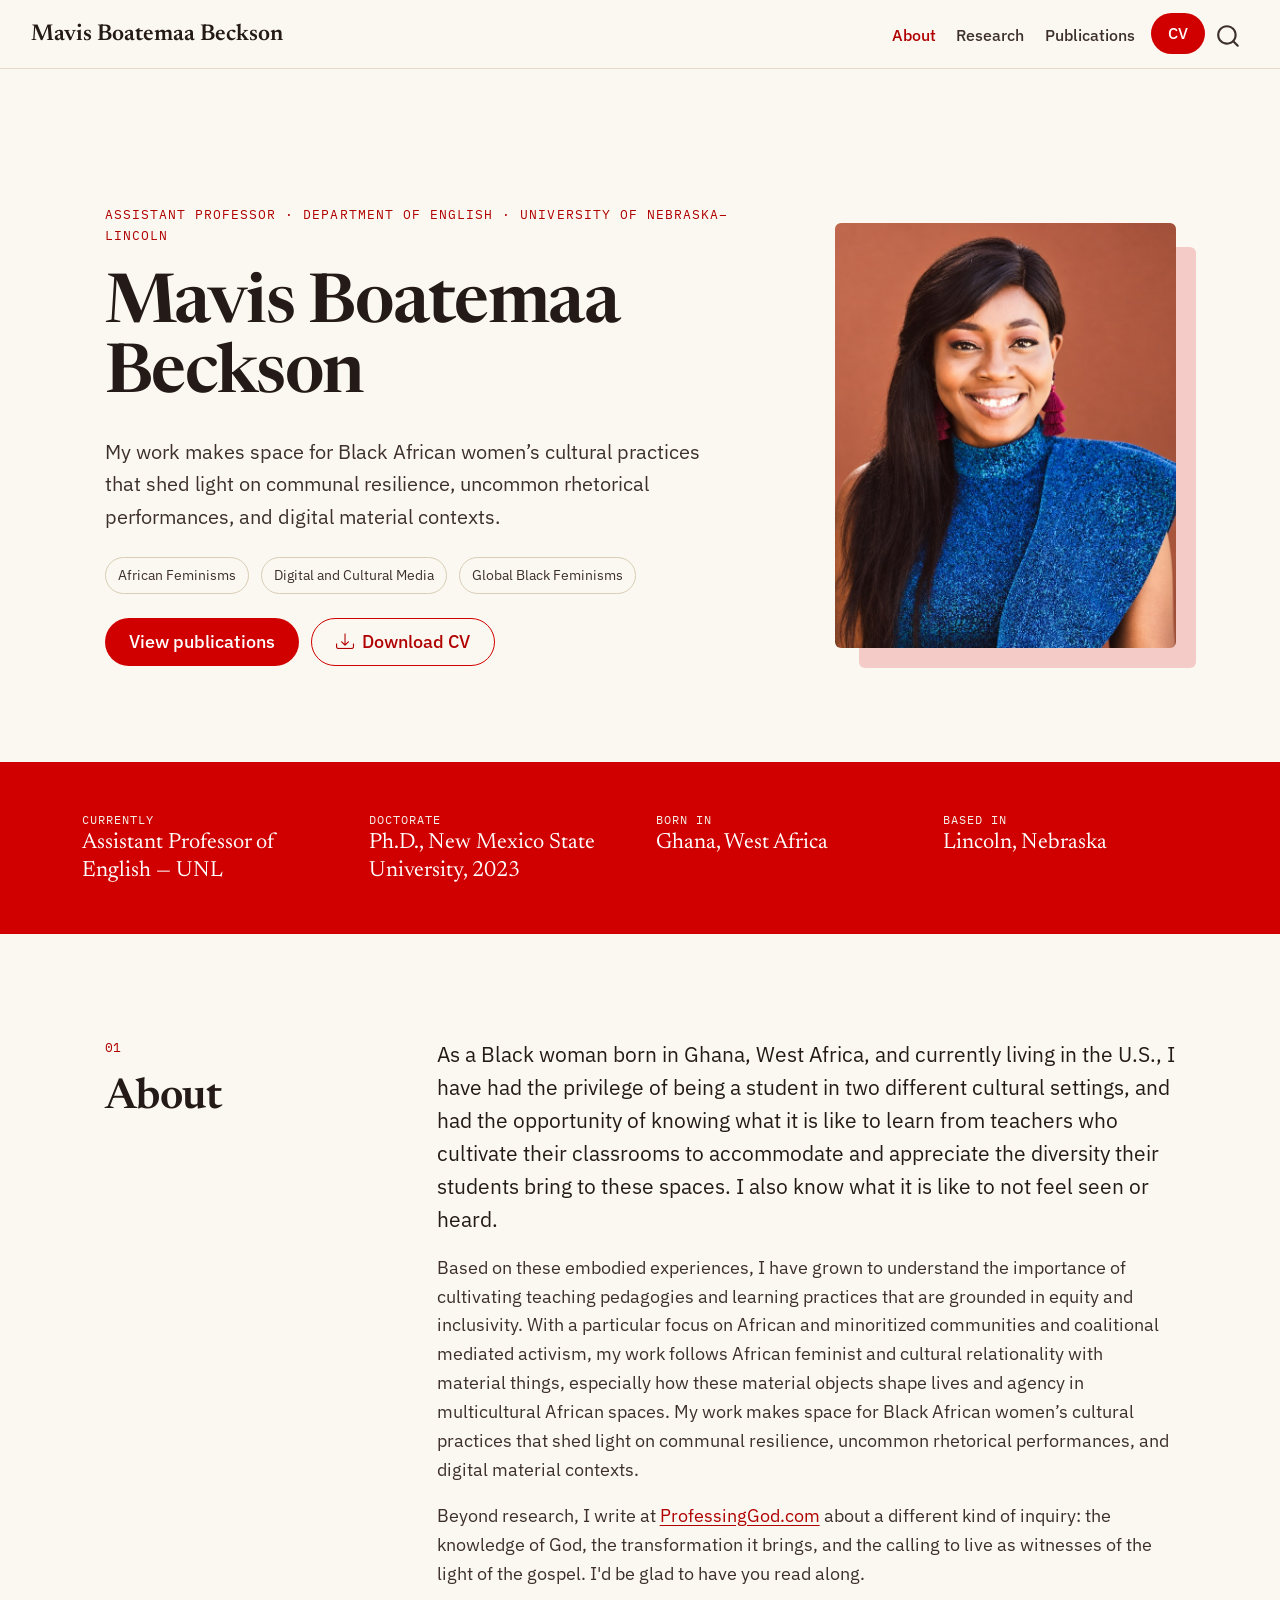
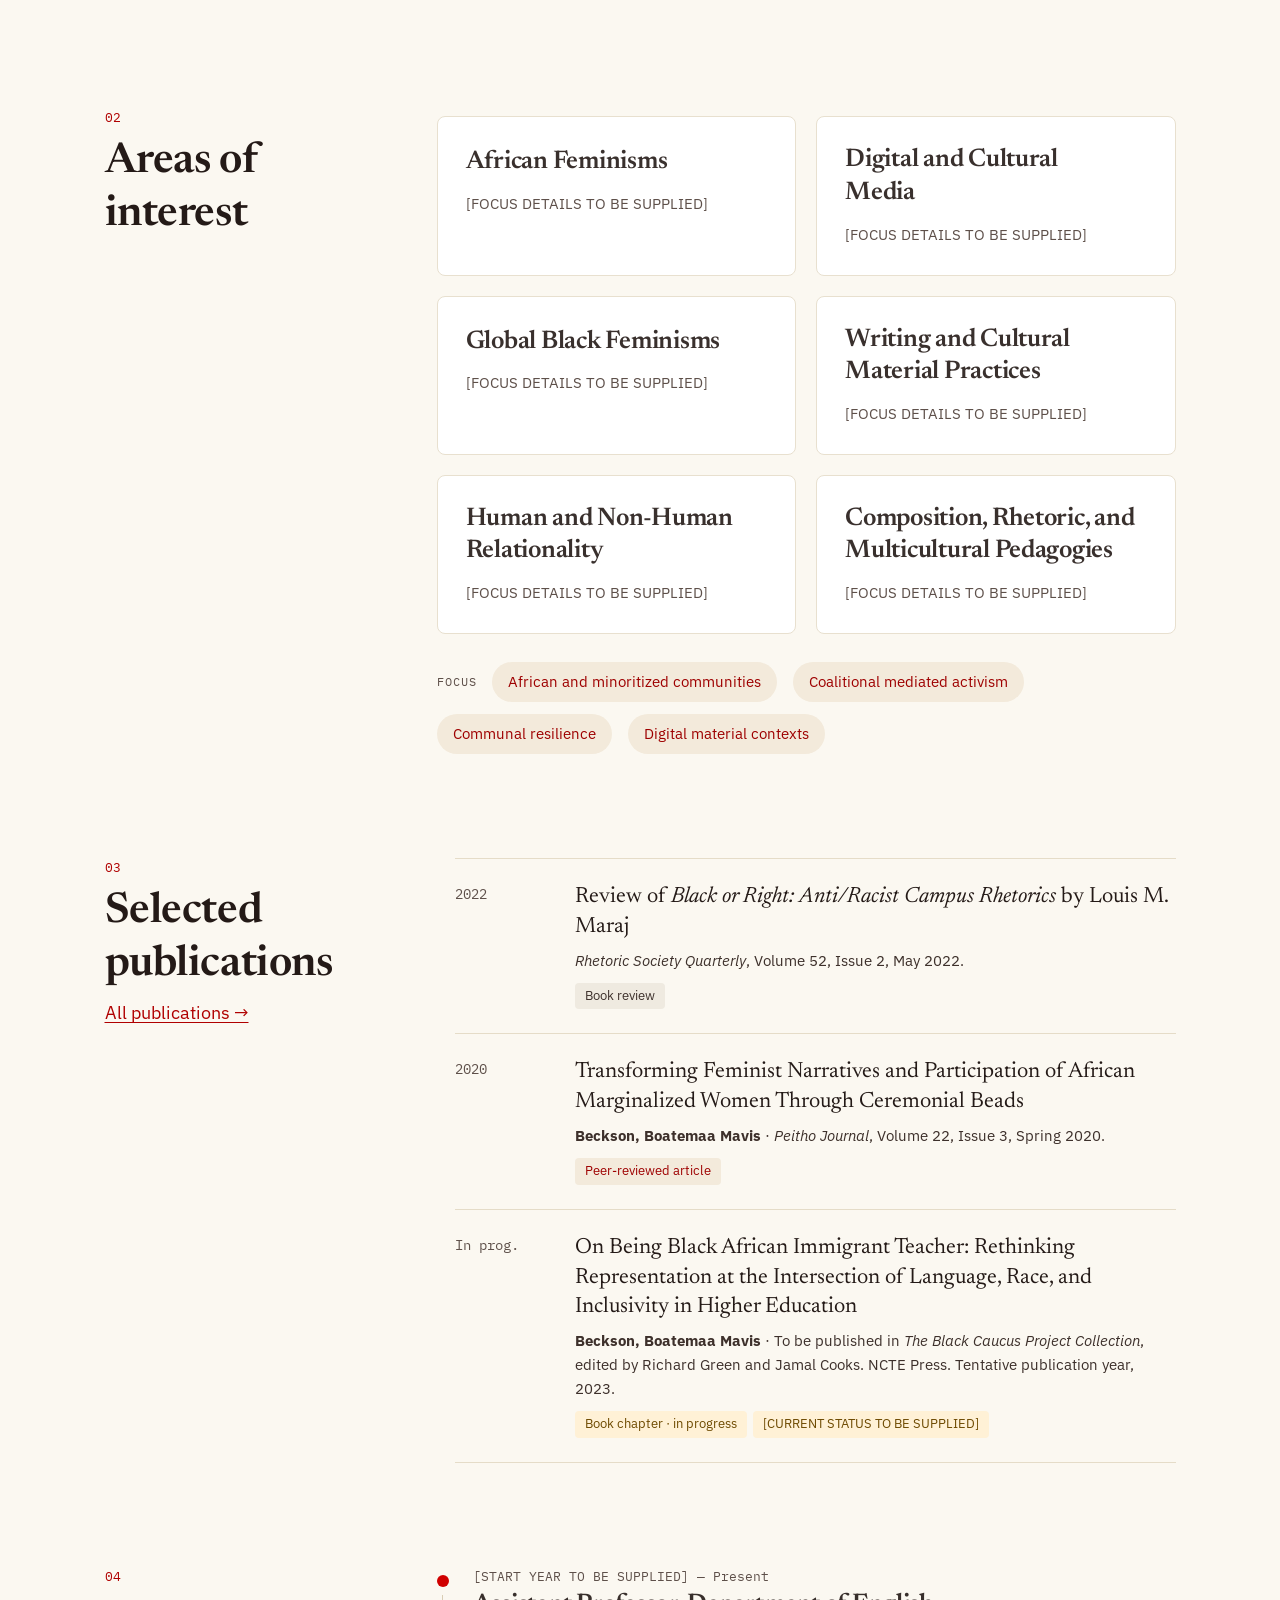
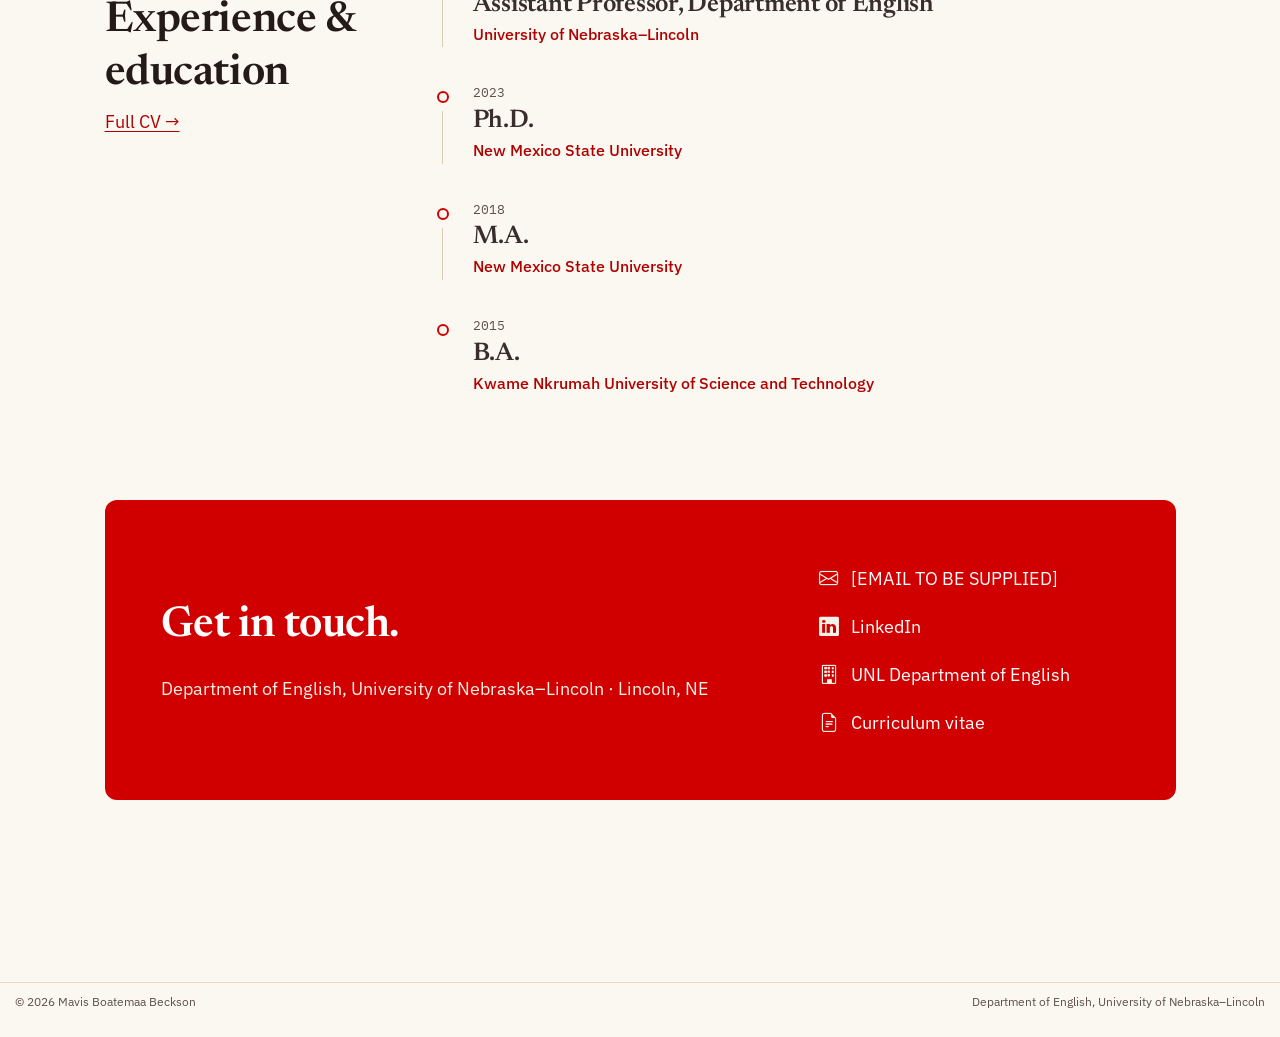
<file: docs/index.html>
<!DOCTYPE html>
<html xmlns="http://www.w3.org/1999/xhtml" lang="en" xml:lang="en"><head>

<meta charset="utf-8">
<meta name="generator" content="quarto-1.6.42">

<meta name="viewport" content="width=device-width, initial-scale=1.0, user-scalable=yes">


<title>Mavis Boatemaa Beckson</title>
<style>
code{white-space: pre-wrap;}
span.smallcaps{font-variant: small-caps;}
div.columns{display: flex; gap: min(4vw, 1.5em);}
div.column{flex: auto; overflow-x: auto;}
div.hanging-indent{margin-left: 1.5em; text-indent: -1.5em;}
ul.task-list{list-style: none;}
ul.task-list li input[type="checkbox"] {
  width: 0.8em;
  margin: 0 0.8em 0.2em -1em; /* quarto-specific, see https://github.com/quarto-dev/quarto-cli/issues/4556 */ 
  vertical-align: middle;
}
</style>


<script src="site_libs/quarto-nav/quarto-nav.js"></script>
<script src="site_libs/quarto-nav/headroom.min.js"></script>
<script src="site_libs/clipboard/clipboard.min.js"></script>
<script src="site_libs/quarto-search/autocomplete.umd.js"></script>
<script src="site_libs/quarto-search/fuse.min.js"></script>
<script src="site_libs/quarto-search/quarto-search.js"></script>
<meta name="quarto:offset" content="./">
<script src="site_libs/quarto-html/quarto.js"></script>
<script src="site_libs/quarto-html/popper.min.js"></script>
<script src="site_libs/quarto-html/tippy.umd.min.js"></script>
<script src="site_libs/quarto-html/anchor.min.js"></script>
<link href="site_libs/quarto-html/tippy.css" rel="stylesheet">
<link href="site_libs/quarto-html/quarto-syntax-highlighting-585ee290d8f792829760d01cd7ccc2fa.css" rel="stylesheet" id="quarto-text-highlighting-styles">
<script src="site_libs/bootstrap/bootstrap.min.js"></script>
<link href="site_libs/bootstrap/bootstrap-icons.css" rel="stylesheet">
<link href="site_libs/bootstrap/bootstrap-933f1e8cd4f2f74b2eca51e9b43793e0.min.css" rel="stylesheet" append-hash="true" id="quarto-bootstrap" data-mode="light">
<script id="quarto-search-options" type="application/json">{
  "location": "navbar",
  "copy-button": false,
  "collapse-after": 3,
  "panel-placement": "end",
  "type": "overlay",
  "limit": 50,
  "keyboard-shortcut": [
    "f",
    "/",
    "s"
  ],
  "show-item-context": false,
  "language": {
    "search-no-results-text": "No results",
    "search-matching-documents-text": "matching documents",
    "search-copy-link-title": "Copy link to search",
    "search-hide-matches-text": "Hide additional matches",
    "search-more-match-text": "more match in this document",
    "search-more-matches-text": "more matches in this document",
    "search-clear-button-title": "Clear",
    "search-text-placeholder": "",
    "search-detached-cancel-button-title": "Cancel",
    "search-submit-button-title": "Submit",
    "search-label": "Search"
  }
}</script>
<style>html{ scroll-behavior: smooth; }</style>


</head>

<body class="nav-fixed home">

<div id="quarto-search-results"></div>
  <header id="quarto-header" class="headroom fixed-top">
    <nav class="navbar navbar-expand-lg " data-bs-theme="dark">
      <div class="navbar-container container-fluid">
      <div class="navbar-brand-container mx-auto">
    <a class="navbar-brand" href="./index.html">
    <span class="navbar-title">Mavis Boatemaa Beckson</span>
    </a>
  </div>
            <div id="quarto-search" class="" title="Search"></div>
          <button class="navbar-toggler" type="button" data-bs-toggle="collapse" data-bs-target="#navbarCollapse" aria-controls="navbarCollapse" role="menu" aria-expanded="false" aria-label="Toggle navigation" onclick="if (window.quartoToggleHeadroom) { window.quartoToggleHeadroom(); }">
  <span class="navbar-toggler-icon"></span>
</button>
          <div class="collapse navbar-collapse" id="navbarCollapse">
            <ul class="navbar-nav navbar-nav-scroll ms-auto">
  <li class="nav-item">
    <a class="nav-link active" href="./index.html" aria-current="page"> 
<span class="menu-text">About</span></a>
  </li>  
  <li class="nav-item">
    <a class="nav-link" href="./research.html"> 
<span class="menu-text">Research</span></a>
  </li>  
  <li class="nav-item">
    <a class="nav-link" href="./publications.html"> 
<span class="menu-text">Publications</span></a>
  </li>  
  <li class="nav-item">
    <a class="nav-link" href="./cv.html"> 
<span class="menu-text">CV</span></a>
  </li>  
</ul>
          </div> <!-- /navcollapse -->
            <div class="quarto-navbar-tools">
</div>
      </div> <!-- /container-fluid -->
    </nav>
</header>
<!-- content -->
<div id="quarto-content" class="quarto-container page-columns page-rows-contents page-layout-full page-navbar">
<!-- sidebar -->
<!-- margin-sidebar -->
    
<!-- main -->
<main class="content column-page" id="quarto-document-content"><header id="title-block-header" class="quarto-title-block"></header>




<div class="wrap">

<!-- HERO -->
<section class="hero" id="top">
  <div class="hero-text">
    <div class="eyebrow">Assistant Professor · Department of English · University of Nebraska–Lincoln</div>
    <h1>Mavis Boatemaa Beckson</h1>
    <p class="lede">My work makes space for Black African women’s cultural practices that shed light on communal resilience, uncommon rhetorical performances, and digital material contexts.</p>
    <div class="chips">
      <span class="chip">African Feminisms</span>
      <span class="chip">Digital and Cultural Media</span>
      <span class="chip">Global Black Feminisms</span>
    </div>
    <div class="actions">
      <a class="btn-pill solid" href="publications.html">View publications</a>
      <a class="btn-pill ghost" href="cv.html"><i class="bi bi-download" aria-hidden="true"></i> Download CV</a>
    </div>
  </div>
  <div class="hero-photo">
    <img src="images/mavis.jpg" alt="Portrait of Mavis Boatemaa Beckson">
  </div>
</section>

<!-- AT A GLANCE -->
<section class="band" aria-label="At a glance">
  <div class="band-grid">
    <div><div class="label">Currently</div><div class="value">Assistant Professor of English — UNL</div></div>
    <div><div class="label">Doctorate</div><div class="value">Ph.D., New Mexico State University, 2023</div></div>
    <div><div class="label">Born in</div><div class="value">Ghana, West Africa</div></div>
    <div><div class="label">Based in</div><div class="value">Lincoln, Nebraska</div></div>
  </div>
</section>

<!-- 01 ABOUT -->
<section class="numbered" id="about">
  <div class="num-head"><div class="num">01</div><h2 class="anchored">About</h2></div>
  <div class="num-body">
    <p class="lead-p">As a Black woman born in Ghana, West Africa, and currently living in the U.S., I have had the privilege of being a student in two different cultural settings, and had the opportunity of knowing what it is like to learn from teachers who cultivate their classrooms to accommodate and appreciate the diversity their students bring to these spaces. I also know what it is like to not feel seen or heard.</p>
    <p>Based on these embodied experiences, I have grown to understand the importance of cultivating teaching pedagogies and learning practices that are grounded in equity and inclusivity. With a particular focus on African and minoritized communities and coalitional mediated activism, my work follows African feminist and cultural relationality with material things, especially how these material objects shape lives and agency in multicultural African spaces. My work makes space for Black African women’s cultural practices that shed light on communal resilience, uncommon rhetorical performances, and digital material contexts.</p>
    <p>Beyond research, I write at <a href="https://professinggod.com">ProfessingGod.com</a> about a different kind of inquiry: the knowledge of God, the transformation it brings, and the calling to live as witnesses of the light of the gospel. I'd be glad to have you read along.</p>
  </div>
</section>

<!-- 02 AREAS OF INTEREST -->
<section class="numbered" id="research">
  <div class="num-head"><div class="num">02</div><h2 class="anchored">Areas of interest</h2></div>
  <div class="num-body">
    <div class="cards">
      <div class="card-i"><h3 class="anchored">African Feminisms</h3><p>[FOCUS DETAILS TO BE SUPPLIED]</p></div>
      <div class="card-i"><h3 class="anchored">Digital and Cultural Media</h3><p>[FOCUS DETAILS TO BE SUPPLIED]</p></div>
      <div class="card-i"><h3 class="anchored">Global Black Feminisms</h3><p>[FOCUS DETAILS TO BE SUPPLIED]</p></div>
      <div class="card-i"><h3 class="anchored">Writing and Cultural Material Practices</h3><p>[FOCUS DETAILS TO BE SUPPLIED]</p></div>
      <div class="card-i"><h3 class="anchored">Human and Non-Human Relationality</h3><p>[FOCUS DETAILS TO BE SUPPLIED]</p></div>
      <div class="card-i"><h3 class="anchored">Composition, Rhetoric, and Multicultural Pedagogies</h3><p>[FOCUS DETAILS TO BE SUPPLIED]</p></div>
    </div>
    <div class="focus-row">
      <span class="label">Focus</span>
      <span class="chip-fill">African and minoritized communities</span>
      <span class="chip-fill">Coalitional mediated activism</span>
      <span class="chip-fill">Communal resilience</span>
      <span class="chip-fill">Digital material contexts</span>
    </div>
  </div>
</section>

<!-- 03 SELECTED PUBLICATIONS -->
<section class="numbered" id="publications">
  <div class="num-head"><div class="num">03</div><h2 class="anchored">Selected publications</h2><a href="publications.html">All publications →</a></div>
  <div class="num-body">
    <ol class="pubs">
      <li>
        <div class="yr">2022</div>
        <div class="entry">
          <div class="title">Review of <em>Black or Right: Anti/Racist Campus Rhetorics</em> by Louis M. Maraj</div>
          <div class="meta"><em>Rhetoric Society Quarterly</em>, Volume 52, Issue 2, May 2022.</div>
          <div><span class="tag t-review">Book review</span></div>
        </div>
      </li>
      <li>
        <div class="yr">2020</div>
        <div class="entry">
          <div class="title">Transforming Feminist Narratives and Participation of African Marginalized Women Through Ceremonial Beads</div>
          <div class="meta"><strong>Beckson, Boatemaa Mavis</strong> · <em>Peitho Journal</em>, Volume 22, Issue 3, Spring 2020.</div>
          <div><span class="tag t-article">Peer-reviewed article</span></div>
        </div>
      </li>
      <li>
        <div class="yr">In prog.</div>
        <div class="entry">
          <div class="title">On Being Black African Immigrant Teacher: Rethinking Representation at the Intersection of Language, Race, and Inclusivity in Higher Education</div>
          <div class="meta"><strong>Beckson, Boatemaa Mavis</strong> · To be published in <em>The Black Caucus Project Collection</em>, edited by Richard Green and Jamal Cooks. NCTE Press. Tentative publication year, 2023.</div>
          <div><span class="tag t-prog">Book chapter · in progress</span><span class="tag t-prog">[CURRENT STATUS TO BE SUPPLIED]</span></div>
        </div>
      </li>
    </ol>
  </div>
</section>

<!-- 04 EDUCATION -->
<section class="numbered" id="experience">
  <div class="num-head"><div class="num">04</div><h2 class="anchored">Experience &amp; education</h2><a href="cv.html">Full CV →</a></div>
  <div class="num-body">
    <div class="timeline">
      <div class="t-item"><div class="rail"><div class="dot"></div><div class="stem"></div></div>
        <div><div class="when">[START YEAR TO BE SUPPLIED] — Present</div><h3 class="anchored">Assistant Professor, Department of English</h3><div class="where">University of Nebraska–Lincoln</div></div></div>
      <div class="t-item"><div class="rail"><div class="dot open"></div><div class="stem"></div></div>
        <div><div class="when">2023</div><h3 class="anchored">Ph.D.</h3><div class="where">New Mexico State University</div></div></div>
      <div class="t-item"><div class="rail"><div class="dot open"></div><div class="stem"></div></div>
        <div><div class="when">2018</div><h3 class="anchored">M.A.</h3><div class="where">New Mexico State University</div></div></div>
      <div class="t-item"><div class="rail"><div class="dot open"></div><div class="stem"></div></div>
        <div><div class="when">2015</div><h3 class="anchored">B.A.</h3><div class="where">Kwame Nkrumah University of Science and Technology</div></div></div>
    </div>
  </div>
</section>

<!-- CONTACT -->
<section class="contact" id="contact">
  <div class="c-text">
    <h2 class="anchored">Get in touch.</h2>
    <p>Department of English, University of Nebraska–Lincoln · Lincoln, NE</p>
  </div>
  <div class="c-links">
    <a href="mailto:[EMAIL TO BE SUPPLIED]"><i class="bi bi-envelope" aria-hidden="true"></i> [EMAIL TO BE SUPPLIED]</a>
    <a href="https://www.linkedin.com/in/mavis-beckson-ph-d-287381113"><i class="bi bi-linkedin" aria-hidden="true"></i> LinkedIn</a>
    <a href="https://engl.unl.edu"><i class="bi bi-building" aria-hidden="true"></i> UNL Department of English</a>
    <a href="cv.html"><i class="bi bi-file-earmark-text" aria-hidden="true"></i> Curriculum vitae</a>
  </div>
</section>

</div>



</main> <!-- /main -->
<script id="quarto-html-after-body" type="application/javascript">
window.document.addEventListener("DOMContentLoaded", function (event) {
  const toggleBodyColorMode = (bsSheetEl) => {
    const mode = bsSheetEl.getAttribute("data-mode");
    const bodyEl = window.document.querySelector("body");
    if (mode === "dark") {
      bodyEl.classList.add("quarto-dark");
      bodyEl.classList.remove("quarto-light");
    } else {
      bodyEl.classList.add("quarto-light");
      bodyEl.classList.remove("quarto-dark");
    }
  }
  const toggleBodyColorPrimary = () => {
    const bsSheetEl = window.document.querySelector("link#quarto-bootstrap");
    if (bsSheetEl) {
      toggleBodyColorMode(bsSheetEl);
    }
  }
  toggleBodyColorPrimary();  
  const icon = "";
  const anchorJS = new window.AnchorJS();
  anchorJS.options = {
    placement: 'right',
    icon: icon
  };
  anchorJS.add('.anchored');
  const isCodeAnnotation = (el) => {
    for (const clz of el.classList) {
      if (clz.startsWith('code-annotation-')) {                     
        return true;
      }
    }
    return false;
  }
  const onCopySuccess = function(e) {
    // button target
    const button = e.trigger;
    // don't keep focus
    button.blur();
    // flash "checked"
    button.classList.add('code-copy-button-checked');
    var currentTitle = button.getAttribute("title");
    button.setAttribute("title", "Copied!");
    let tooltip;
    if (window.bootstrap) {
      button.setAttribute("data-bs-toggle", "tooltip");
      button.setAttribute("data-bs-placement", "left");
      button.setAttribute("data-bs-title", "Copied!");
      tooltip = new bootstrap.Tooltip(button, 
        { trigger: "manual", 
          customClass: "code-copy-button-tooltip",
          offset: [0, -8]});
      tooltip.show();    
    }
    setTimeout(function() {
      if (tooltip) {
        tooltip.hide();
        button.removeAttribute("data-bs-title");
        button.removeAttribute("data-bs-toggle");
        button.removeAttribute("data-bs-placement");
      }
      button.setAttribute("title", currentTitle);
      button.classList.remove('code-copy-button-checked');
    }, 1000);
    // clear code selection
    e.clearSelection();
  }
  const getTextToCopy = function(trigger) {
      const codeEl = trigger.previousElementSibling.cloneNode(true);
      for (const childEl of codeEl.children) {
        if (isCodeAnnotation(childEl)) {
          childEl.remove();
        }
      }
      return codeEl.innerText;
  }
  const clipboard = new window.ClipboardJS('.code-copy-button:not([data-in-quarto-modal])', {
    text: getTextToCopy
  });
  clipboard.on('success', onCopySuccess);
  if (window.document.getElementById('quarto-embedded-source-code-modal')) {
    const clipboardModal = new window.ClipboardJS('.code-copy-button[data-in-quarto-modal]', {
      text: getTextToCopy,
      container: window.document.getElementById('quarto-embedded-source-code-modal')
    });
    clipboardModal.on('success', onCopySuccess);
  }
    var localhostRegex = new RegExp(/^(?:http|https):\/\/localhost\:?[0-9]*\//);
    var mailtoRegex = new RegExp(/^mailto:/);
      var filterRegex = new RegExp("https:\/\/mbeckson2\.github\.io\/");
    var isInternal = (href) => {
        return filterRegex.test(href) || localhostRegex.test(href) || mailtoRegex.test(href);
    }
    // Inspect non-navigation links and adorn them if external
 	var links = window.document.querySelectorAll('a[href]:not(.nav-link):not(.navbar-brand):not(.toc-action):not(.sidebar-link):not(.sidebar-item-toggle):not(.pagination-link):not(.no-external):not([aria-hidden]):not(.dropdown-item):not(.quarto-navigation-tool):not(.about-link)');
    for (var i=0; i<links.length; i++) {
      const link = links[i];
      if (!isInternal(link.href)) {
        // undo the damage that might have been done by quarto-nav.js in the case of
        // links that we want to consider external
        if (link.dataset.originalHref !== undefined) {
          link.href = link.dataset.originalHref;
        }
          // target, if specified
          link.setAttribute("target", "_blank");
          if (link.getAttribute("rel") === null) {
            link.setAttribute("rel", "noopener");
          }
      }
    }
  function tippyHover(el, contentFn, onTriggerFn, onUntriggerFn) {
    const config = {
      allowHTML: true,
      maxWidth: 500,
      delay: 100,
      arrow: false,
      appendTo: function(el) {
          return el.parentElement;
      },
      interactive: true,
      interactiveBorder: 10,
      theme: 'quarto',
      placement: 'bottom-start',
    };
    if (contentFn) {
      config.content = contentFn;
    }
    if (onTriggerFn) {
      config.onTrigger = onTriggerFn;
    }
    if (onUntriggerFn) {
      config.onUntrigger = onUntriggerFn;
    }
    window.tippy(el, config); 
  }
  const noterefs = window.document.querySelectorAll('a[role="doc-noteref"]');
  for (var i=0; i<noterefs.length; i++) {
    const ref = noterefs[i];
    tippyHover(ref, function() {
      // use id or data attribute instead here
      let href = ref.getAttribute('data-footnote-href') || ref.getAttribute('href');
      try { href = new URL(href).hash; } catch {}
      const id = href.replace(/^#\/?/, "");
      const note = window.document.getElementById(id);
      if (note) {
        return note.innerHTML;
      } else {
        return "";
      }
    });
  }
  const xrefs = window.document.querySelectorAll('a.quarto-xref');
  const processXRef = (id, note) => {
    // Strip column container classes
    const stripColumnClz = (el) => {
      el.classList.remove("page-full", "page-columns");
      if (el.children) {
        for (const child of el.children) {
          stripColumnClz(child);
        }
      }
    }
    stripColumnClz(note)
    if (id === null || id.startsWith('sec-')) {
      // Special case sections, only their first couple elements
      const container = document.createElement("div");
      if (note.children && note.children.length > 2) {
        container.appendChild(note.children[0].cloneNode(true));
        for (let i = 1; i < note.children.length; i++) {
          const child = note.children[i];
          if (child.tagName === "P" && child.innerText === "") {
            continue;
          } else {
            container.appendChild(child.cloneNode(true));
            break;
          }
        }
        if (window.Quarto?.typesetMath) {
          window.Quarto.typesetMath(container);
        }
        return container.innerHTML
      } else {
        if (window.Quarto?.typesetMath) {
          window.Quarto.typesetMath(note);
        }
        return note.innerHTML;
      }
    } else {
      // Remove any anchor links if they are present
      const anchorLink = note.querySelector('a.anchorjs-link');
      if (anchorLink) {
        anchorLink.remove();
      }
      if (window.Quarto?.typesetMath) {
        window.Quarto.typesetMath(note);
      }
      if (note.classList.contains("callout")) {
        return note.outerHTML;
      } else {
        return note.innerHTML;
      }
    }
  }
  for (var i=0; i<xrefs.length; i++) {
    const xref = xrefs[i];
    tippyHover(xref, undefined, function(instance) {
      instance.disable();
      let url = xref.getAttribute('href');
      let hash = undefined; 
      if (url.startsWith('#')) {
        hash = url;
      } else {
        try { hash = new URL(url).hash; } catch {}
      }
      if (hash) {
        const id = hash.replace(/^#\/?/, "");
        const note = window.document.getElementById(id);
        if (note !== null) {
          try {
            const html = processXRef(id, note.cloneNode(true));
            instance.setContent(html);
          } finally {
            instance.enable();
            instance.show();
          }
        } else {
          // See if we can fetch this
          fetch(url.split('#')[0])
          .then(res => res.text())
          .then(html => {
            const parser = new DOMParser();
            const htmlDoc = parser.parseFromString(html, "text/html");
            const note = htmlDoc.getElementById(id);
            if (note !== null) {
              const html = processXRef(id, note);
              instance.setContent(html);
            } 
          }).finally(() => {
            instance.enable();
            instance.show();
          });
        }
      } else {
        // See if we can fetch a full url (with no hash to target)
        // This is a special case and we should probably do some content thinning / targeting
        fetch(url)
        .then(res => res.text())
        .then(html => {
          const parser = new DOMParser();
          const htmlDoc = parser.parseFromString(html, "text/html");
          const note = htmlDoc.querySelector('main.content');
          if (note !== null) {
            // This should only happen for chapter cross references
            // (since there is no id in the URL)
            // remove the first header
            if (note.children.length > 0 && note.children[0].tagName === "HEADER") {
              note.children[0].remove();
            }
            const html = processXRef(null, note);
            instance.setContent(html);
          } 
        }).finally(() => {
          instance.enable();
          instance.show();
        });
      }
    }, function(instance) {
    });
  }
      let selectedAnnoteEl;
      const selectorForAnnotation = ( cell, annotation) => {
        let cellAttr = 'data-code-cell="' + cell + '"';
        let lineAttr = 'data-code-annotation="' +  annotation + '"';
        const selector = 'span[' + cellAttr + '][' + lineAttr + ']';
        return selector;
      }
      const selectCodeLines = (annoteEl) => {
        const doc = window.document;
        const targetCell = annoteEl.getAttribute("data-target-cell");
        const targetAnnotation = annoteEl.getAttribute("data-target-annotation");
        const annoteSpan = window.document.querySelector(selectorForAnnotation(targetCell, targetAnnotation));
        const lines = annoteSpan.getAttribute("data-code-lines").split(",");
        const lineIds = lines.map((line) => {
          return targetCell + "-" + line;
        })
        let top = null;
        let height = null;
        let parent = null;
        if (lineIds.length > 0) {
            //compute the position of the single el (top and bottom and make a div)
            const el = window.document.getElementById(lineIds[0]);
            top = el.offsetTop;
            height = el.offsetHeight;
            parent = el.parentElement.parentElement;
          if (lineIds.length > 1) {
            const lastEl = window.document.getElementById(lineIds[lineIds.length - 1]);
            const bottom = lastEl.offsetTop + lastEl.offsetHeight;
            height = bottom - top;
          }
          if (top !== null && height !== null && parent !== null) {
            // cook up a div (if necessary) and position it 
            let div = window.document.getElementById("code-annotation-line-highlight");
            if (div === null) {
              div = window.document.createElement("div");
              div.setAttribute("id", "code-annotation-line-highlight");
              div.style.position = 'absolute';
              parent.appendChild(div);
            }
            div.style.top = top - 2 + "px";
            div.style.height = height + 4 + "px";
            div.style.left = 0;
            let gutterDiv = window.document.getElementById("code-annotation-line-highlight-gutter");
            if (gutterDiv === null) {
              gutterDiv = window.document.createElement("div");
              gutterDiv.setAttribute("id", "code-annotation-line-highlight-gutter");
              gutterDiv.style.position = 'absolute';
              const codeCell = window.document.getElementById(targetCell);
              const gutter = codeCell.querySelector('.code-annotation-gutter');
              gutter.appendChild(gutterDiv);
            }
            gutterDiv.style.top = top - 2 + "px";
            gutterDiv.style.height = height + 4 + "px";
          }
          selectedAnnoteEl = annoteEl;
        }
      };
      const unselectCodeLines = () => {
        const elementsIds = ["code-annotation-line-highlight", "code-annotation-line-highlight-gutter"];
        elementsIds.forEach((elId) => {
          const div = window.document.getElementById(elId);
          if (div) {
            div.remove();
          }
        });
        selectedAnnoteEl = undefined;
      };
        // Handle positioning of the toggle
    window.addEventListener(
      "resize",
      throttle(() => {
        elRect = undefined;
        if (selectedAnnoteEl) {
          selectCodeLines(selectedAnnoteEl);
        }
      }, 10)
    );
    function throttle(fn, ms) {
    let throttle = false;
    let timer;
      return (...args) => {
        if(!throttle) { // first call gets through
            fn.apply(this, args);
            throttle = true;
        } else { // all the others get throttled
            if(timer) clearTimeout(timer); // cancel #2
            timer = setTimeout(() => {
              fn.apply(this, args);
              timer = throttle = false;
            }, ms);
        }
      };
    }
      // Attach click handler to the DT
      const annoteDls = window.document.querySelectorAll('dt[data-target-cell]');
      for (const annoteDlNode of annoteDls) {
        annoteDlNode.addEventListener('click', (event) => {
          const clickedEl = event.target;
          if (clickedEl !== selectedAnnoteEl) {
            unselectCodeLines();
            const activeEl = window.document.querySelector('dt[data-target-cell].code-annotation-active');
            if (activeEl) {
              activeEl.classList.remove('code-annotation-active');
            }
            selectCodeLines(clickedEl);
            clickedEl.classList.add('code-annotation-active');
          } else {
            // Unselect the line
            unselectCodeLines();
            clickedEl.classList.remove('code-annotation-active');
          }
        });
      }
  const findCites = (el) => {
    const parentEl = el.parentElement;
    if (parentEl) {
      const cites = parentEl.dataset.cites;
      if (cites) {
        return {
          el,
          cites: cites.split(' ')
        };
      } else {
        return findCites(el.parentElement)
      }
    } else {
      return undefined;
    }
  };
  var bibliorefs = window.document.querySelectorAll('a[role="doc-biblioref"]');
  for (var i=0; i<bibliorefs.length; i++) {
    const ref = bibliorefs[i];
    const citeInfo = findCites(ref);
    if (citeInfo) {
      tippyHover(citeInfo.el, function() {
        var popup = window.document.createElement('div');
        citeInfo.cites.forEach(function(cite) {
          var citeDiv = window.document.createElement('div');
          citeDiv.classList.add('hanging-indent');
          citeDiv.classList.add('csl-entry');
          var biblioDiv = window.document.getElementById('ref-' + cite);
          if (biblioDiv) {
            citeDiv.innerHTML = biblioDiv.innerHTML;
          }
          popup.appendChild(citeDiv);
        });
        return popup.innerHTML;
      });
    }
  }
});
</script>
</div> <!-- /content -->
<footer class="footer">
  <div class="nav-footer">
    <div class="nav-footer-left">
<p>© 2026 Mavis Boatemaa Beckson</p>
</div>   
    <div class="nav-footer-center">
      &nbsp;
    </div>
    <div class="nav-footer-right">
<p>Department of English, University of Nebraska–Lincoln</p>
</div>
  </div>
</footer>




<script src="site_libs/quarto-html/zenscroll-min.js"></script>
</body></html>
</file>
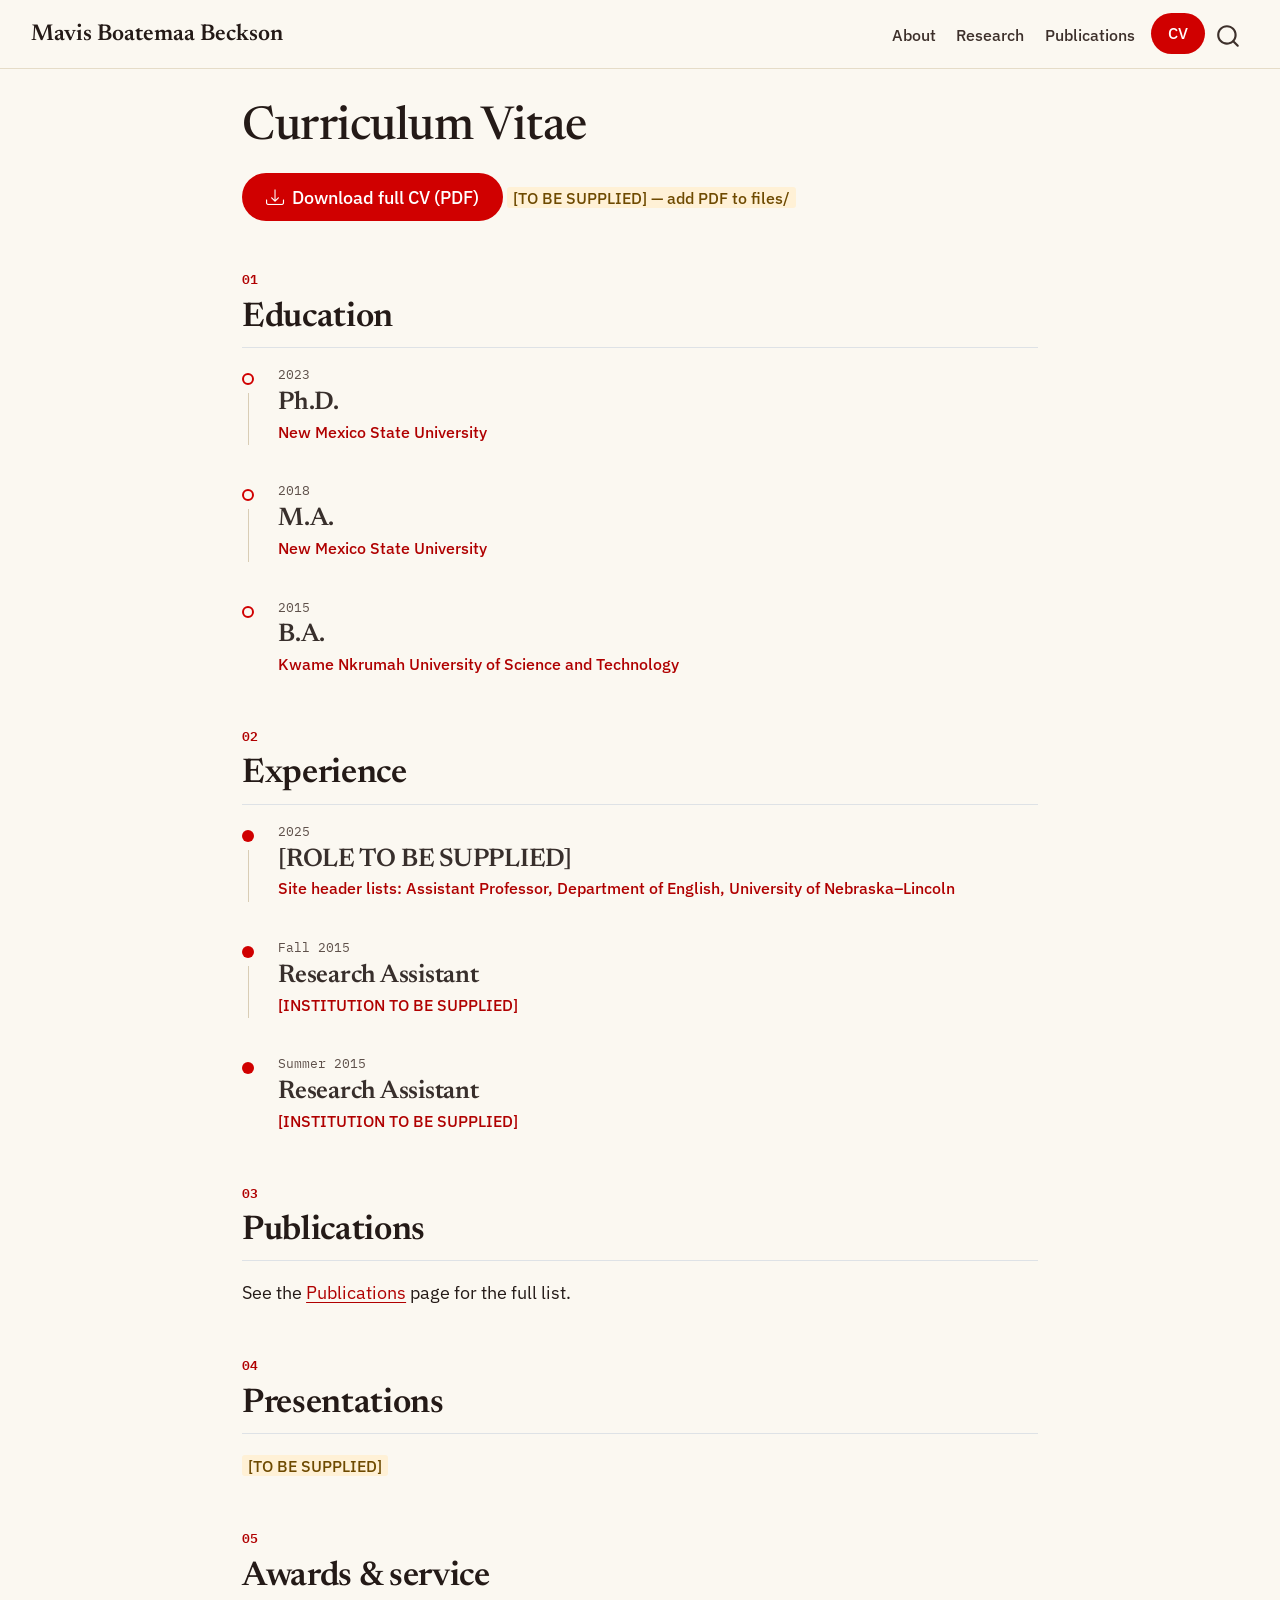
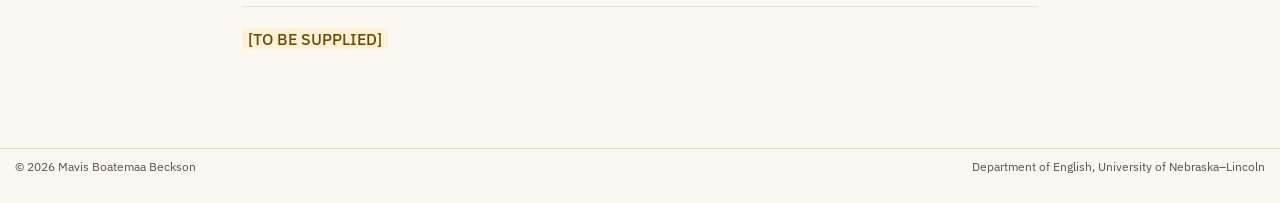
<file: docs/cv.html>
<!DOCTYPE html>
<html xmlns="http://www.w3.org/1999/xhtml" lang="en" xml:lang="en"><head>

<meta charset="utf-8">
<meta name="generator" content="quarto-1.6.42">

<meta name="viewport" content="width=device-width, initial-scale=1.0, user-scalable=yes">


<title>Curriculum Vitae – Mavis Boatemaa Beckson</title>
<style>
code{white-space: pre-wrap;}
span.smallcaps{font-variant: small-caps;}
div.columns{display: flex; gap: min(4vw, 1.5em);}
div.column{flex: auto; overflow-x: auto;}
div.hanging-indent{margin-left: 1.5em; text-indent: -1.5em;}
ul.task-list{list-style: none;}
ul.task-list li input[type="checkbox"] {
  width: 0.8em;
  margin: 0 0.8em 0.2em -1em; /* quarto-specific, see https://github.com/quarto-dev/quarto-cli/issues/4556 */ 
  vertical-align: middle;
}
</style>


<script src="site_libs/quarto-nav/quarto-nav.js"></script>
<script src="site_libs/quarto-nav/headroom.min.js"></script>
<script src="site_libs/clipboard/clipboard.min.js"></script>
<script src="site_libs/quarto-search/autocomplete.umd.js"></script>
<script src="site_libs/quarto-search/fuse.min.js"></script>
<script src="site_libs/quarto-search/quarto-search.js"></script>
<meta name="quarto:offset" content="./">
<script src="site_libs/quarto-html/quarto.js"></script>
<script src="site_libs/quarto-html/popper.min.js"></script>
<script src="site_libs/quarto-html/tippy.umd.min.js"></script>
<script src="site_libs/quarto-html/anchor.min.js"></script>
<link href="site_libs/quarto-html/tippy.css" rel="stylesheet">
<link href="site_libs/quarto-html/quarto-syntax-highlighting-585ee290d8f792829760d01cd7ccc2fa.css" rel="stylesheet" id="quarto-text-highlighting-styles">
<script src="site_libs/bootstrap/bootstrap.min.js"></script>
<link href="site_libs/bootstrap/bootstrap-icons.css" rel="stylesheet">
<link href="site_libs/bootstrap/bootstrap-933f1e8cd4f2f74b2eca51e9b43793e0.min.css" rel="stylesheet" append-hash="true" id="quarto-bootstrap" data-mode="light">
<script id="quarto-search-options" type="application/json">{
  "location": "navbar",
  "copy-button": false,
  "collapse-after": 3,
  "panel-placement": "end",
  "type": "overlay",
  "limit": 50,
  "keyboard-shortcut": [
    "f",
    "/",
    "s"
  ],
  "show-item-context": false,
  "language": {
    "search-no-results-text": "No results",
    "search-matching-documents-text": "matching documents",
    "search-copy-link-title": "Copy link to search",
    "search-hide-matches-text": "Hide additional matches",
    "search-more-match-text": "more match in this document",
    "search-more-matches-text": "more matches in this document",
    "search-clear-button-title": "Clear",
    "search-text-placeholder": "",
    "search-detached-cancel-button-title": "Cancel",
    "search-submit-button-title": "Submit",
    "search-label": "Search"
  }
}</script>
<style>html{ scroll-behavior: smooth; }</style>


</head>

<body class="nav-fixed fullcontent">

<div id="quarto-search-results"></div>
  <header id="quarto-header" class="headroom fixed-top">
    <nav class="navbar navbar-expand-lg " data-bs-theme="dark">
      <div class="navbar-container container-fluid">
      <div class="navbar-brand-container mx-auto">
    <a class="navbar-brand" href="./index.html">
    <span class="navbar-title">Mavis Boatemaa Beckson</span>
    </a>
  </div>
            <div id="quarto-search" class="" title="Search"></div>
          <button class="navbar-toggler" type="button" data-bs-toggle="collapse" data-bs-target="#navbarCollapse" aria-controls="navbarCollapse" role="menu" aria-expanded="false" aria-label="Toggle navigation" onclick="if (window.quartoToggleHeadroom) { window.quartoToggleHeadroom(); }">
  <span class="navbar-toggler-icon"></span>
</button>
          <div class="collapse navbar-collapse" id="navbarCollapse">
            <ul class="navbar-nav navbar-nav-scroll ms-auto">
  <li class="nav-item">
    <a class="nav-link" href="./index.html"> 
<span class="menu-text">About</span></a>
  </li>  
  <li class="nav-item">
    <a class="nav-link" href="./research.html"> 
<span class="menu-text">Research</span></a>
  </li>  
  <li class="nav-item">
    <a class="nav-link" href="./publications.html"> 
<span class="menu-text">Publications</span></a>
  </li>  
  <li class="nav-item">
    <a class="nav-link active" href="./cv.html" aria-current="page"> 
<span class="menu-text">CV</span></a>
  </li>  
</ul>
          </div> <!-- /navcollapse -->
            <div class="quarto-navbar-tools">
</div>
      </div> <!-- /container-fluid -->
    </nav>
</header>
<!-- content -->
<div id="quarto-content" class="quarto-container page-columns page-rows-contents page-layout-article page-navbar">
<!-- sidebar -->
<!-- margin-sidebar -->
    
<!-- main -->
<main class="content" id="quarto-document-content">

<header id="title-block-header" class="quarto-title-block default">
<div class="quarto-title">
<h1 class="title">Curriculum Vitae</h1>
</div>



<div class="quarto-title-meta">

    
  
    
  </div>
  


</header>


<p><a class="btn-pill solid" href="files/[TO BE SUPPLIED].pdf"><i class="bi bi-download" aria-hidden="true"></i> Download full CV (PDF)</a> <span class="todo">[TO BE SUPPLIED] — add PDF to files/</span></p>
<section id="education" class="level2">
<h2 class="anchored" data-anchor-id="education">Education</h2>
<div class="timeline">
  <div class="t-item"><div class="rail"><div class="dot open"></div><div class="stem"></div></div>
    <div><div class="when">2023</div><h3 class="anchored">Ph.D.</h3><div class="where">New Mexico State University</div></div></div>
  <div class="t-item"><div class="rail"><div class="dot open"></div><div class="stem"></div></div>
    <div><div class="when">2018</div><h3 class="anchored">M.A.</h3><div class="where">New Mexico State University</div></div></div>
  <div class="t-item"><div class="rail"><div class="dot open"></div><div class="stem"></div></div>
    <div><div class="when">2015</div><h3 class="anchored">B.A.</h3><div class="where">Kwame Nkrumah University of Science and Technology</div></div></div>
</div>
</section>
<section id="experience" class="level2">
<h2 class="anchored" data-anchor-id="experience">Experience</h2>
<div class="timeline">
  <div class="t-item"><div class="rail"><div class="dot"></div><div class="stem"></div></div>
    <div><div class="when">2025</div><h3 class="anchored">[ROLE TO BE SUPPLIED]</h3><div class="where">Site header lists: Assistant Professor, Department of English, University of Nebraska–Lincoln</div></div></div>
  <div class="t-item"><div class="rail"><div class="dot"></div><div class="stem"></div></div>
    <div><div class="when">Fall 2015</div><h3 class="anchored">Research Assistant</h3><div class="where">[INSTITUTION TO BE SUPPLIED]</div></div></div>
  <div class="t-item"><div class="rail"><div class="dot"></div><div class="stem"></div></div>
    <div><div class="when">Summer 2015</div><h3 class="anchored">Research Assistant</h3><div class="where">[INSTITUTION TO BE SUPPLIED]</div></div></div>
</div>
</section>
<section id="publications" class="level2">
<h2 class="anchored" data-anchor-id="publications">Publications</h2>
<p>See the <a href="./publications.html">Publications</a> page for the full list.</p>
</section>
<section id="presentations" class="level2">
<h2 class="anchored" data-anchor-id="presentations">Presentations</h2>
<p><span class="todo">[TO BE SUPPLIED]</span></p>
</section>
<section id="awards-service" class="level2">
<h2 class="anchored" data-anchor-id="awards-service">Awards &amp; service</h2>
<p><span class="todo">[TO BE SUPPLIED]</span></p>


</section>

</main> <!-- /main -->
<script id="quarto-html-after-body" type="application/javascript">
window.document.addEventListener("DOMContentLoaded", function (event) {
  const toggleBodyColorMode = (bsSheetEl) => {
    const mode = bsSheetEl.getAttribute("data-mode");
    const bodyEl = window.document.querySelector("body");
    if (mode === "dark") {
      bodyEl.classList.add("quarto-dark");
      bodyEl.classList.remove("quarto-light");
    } else {
      bodyEl.classList.add("quarto-light");
      bodyEl.classList.remove("quarto-dark");
    }
  }
  const toggleBodyColorPrimary = () => {
    const bsSheetEl = window.document.querySelector("link#quarto-bootstrap");
    if (bsSheetEl) {
      toggleBodyColorMode(bsSheetEl);
    }
  }
  toggleBodyColorPrimary();  
  const icon = "";
  const anchorJS = new window.AnchorJS();
  anchorJS.options = {
    placement: 'right',
    icon: icon
  };
  anchorJS.add('.anchored');
  const isCodeAnnotation = (el) => {
    for (const clz of el.classList) {
      if (clz.startsWith('code-annotation-')) {                     
        return true;
      }
    }
    return false;
  }
  const onCopySuccess = function(e) {
    // button target
    const button = e.trigger;
    // don't keep focus
    button.blur();
    // flash "checked"
    button.classList.add('code-copy-button-checked');
    var currentTitle = button.getAttribute("title");
    button.setAttribute("title", "Copied!");
    let tooltip;
    if (window.bootstrap) {
      button.setAttribute("data-bs-toggle", "tooltip");
      button.setAttribute("data-bs-placement", "left");
      button.setAttribute("data-bs-title", "Copied!");
      tooltip = new bootstrap.Tooltip(button, 
        { trigger: "manual", 
          customClass: "code-copy-button-tooltip",
          offset: [0, -8]});
      tooltip.show();    
    }
    setTimeout(function() {
      if (tooltip) {
        tooltip.hide();
        button.removeAttribute("data-bs-title");
        button.removeAttribute("data-bs-toggle");
        button.removeAttribute("data-bs-placement");
      }
      button.setAttribute("title", currentTitle);
      button.classList.remove('code-copy-button-checked');
    }, 1000);
    // clear code selection
    e.clearSelection();
  }
  const getTextToCopy = function(trigger) {
      const codeEl = trigger.previousElementSibling.cloneNode(true);
      for (const childEl of codeEl.children) {
        if (isCodeAnnotation(childEl)) {
          childEl.remove();
        }
      }
      return codeEl.innerText;
  }
  const clipboard = new window.ClipboardJS('.code-copy-button:not([data-in-quarto-modal])', {
    text: getTextToCopy
  });
  clipboard.on('success', onCopySuccess);
  if (window.document.getElementById('quarto-embedded-source-code-modal')) {
    const clipboardModal = new window.ClipboardJS('.code-copy-button[data-in-quarto-modal]', {
      text: getTextToCopy,
      container: window.document.getElementById('quarto-embedded-source-code-modal')
    });
    clipboardModal.on('success', onCopySuccess);
  }
    var localhostRegex = new RegExp(/^(?:http|https):\/\/localhost\:?[0-9]*\//);
    var mailtoRegex = new RegExp(/^mailto:/);
      var filterRegex = new RegExp("https:\/\/mbeckson2\.github\.io\/");
    var isInternal = (href) => {
        return filterRegex.test(href) || localhostRegex.test(href) || mailtoRegex.test(href);
    }
    // Inspect non-navigation links and adorn them if external
 	var links = window.document.querySelectorAll('a[href]:not(.nav-link):not(.navbar-brand):not(.toc-action):not(.sidebar-link):not(.sidebar-item-toggle):not(.pagination-link):not(.no-external):not([aria-hidden]):not(.dropdown-item):not(.quarto-navigation-tool):not(.about-link)');
    for (var i=0; i<links.length; i++) {
      const link = links[i];
      if (!isInternal(link.href)) {
        // undo the damage that might have been done by quarto-nav.js in the case of
        // links that we want to consider external
        if (link.dataset.originalHref !== undefined) {
          link.href = link.dataset.originalHref;
        }
          // target, if specified
          link.setAttribute("target", "_blank");
          if (link.getAttribute("rel") === null) {
            link.setAttribute("rel", "noopener");
          }
      }
    }
  function tippyHover(el, contentFn, onTriggerFn, onUntriggerFn) {
    const config = {
      allowHTML: true,
      maxWidth: 500,
      delay: 100,
      arrow: false,
      appendTo: function(el) {
          return el.parentElement;
      },
      interactive: true,
      interactiveBorder: 10,
      theme: 'quarto',
      placement: 'bottom-start',
    };
    if (contentFn) {
      config.content = contentFn;
    }
    if (onTriggerFn) {
      config.onTrigger = onTriggerFn;
    }
    if (onUntriggerFn) {
      config.onUntrigger = onUntriggerFn;
    }
    window.tippy(el, config); 
  }
  const noterefs = window.document.querySelectorAll('a[role="doc-noteref"]');
  for (var i=0; i<noterefs.length; i++) {
    const ref = noterefs[i];
    tippyHover(ref, function() {
      // use id or data attribute instead here
      let href = ref.getAttribute('data-footnote-href') || ref.getAttribute('href');
      try { href = new URL(href).hash; } catch {}
      const id = href.replace(/^#\/?/, "");
      const note = window.document.getElementById(id);
      if (note) {
        return note.innerHTML;
      } else {
        return "";
      }
    });
  }
  const xrefs = window.document.querySelectorAll('a.quarto-xref');
  const processXRef = (id, note) => {
    // Strip column container classes
    const stripColumnClz = (el) => {
      el.classList.remove("page-full", "page-columns");
      if (el.children) {
        for (const child of el.children) {
          stripColumnClz(child);
        }
      }
    }
    stripColumnClz(note)
    if (id === null || id.startsWith('sec-')) {
      // Special case sections, only their first couple elements
      const container = document.createElement("div");
      if (note.children && note.children.length > 2) {
        container.appendChild(note.children[0].cloneNode(true));
        for (let i = 1; i < note.children.length; i++) {
          const child = note.children[i];
          if (child.tagName === "P" && child.innerText === "") {
            continue;
          } else {
            container.appendChild(child.cloneNode(true));
            break;
          }
        }
        if (window.Quarto?.typesetMath) {
          window.Quarto.typesetMath(container);
        }
        return container.innerHTML
      } else {
        if (window.Quarto?.typesetMath) {
          window.Quarto.typesetMath(note);
        }
        return note.innerHTML;
      }
    } else {
      // Remove any anchor links if they are present
      const anchorLink = note.querySelector('a.anchorjs-link');
      if (anchorLink) {
        anchorLink.remove();
      }
      if (window.Quarto?.typesetMath) {
        window.Quarto.typesetMath(note);
      }
      if (note.classList.contains("callout")) {
        return note.outerHTML;
      } else {
        return note.innerHTML;
      }
    }
  }
  for (var i=0; i<xrefs.length; i++) {
    const xref = xrefs[i];
    tippyHover(xref, undefined, function(instance) {
      instance.disable();
      let url = xref.getAttribute('href');
      let hash = undefined; 
      if (url.startsWith('#')) {
        hash = url;
      } else {
        try { hash = new URL(url).hash; } catch {}
      }
      if (hash) {
        const id = hash.replace(/^#\/?/, "");
        const note = window.document.getElementById(id);
        if (note !== null) {
          try {
            const html = processXRef(id, note.cloneNode(true));
            instance.setContent(html);
          } finally {
            instance.enable();
            instance.show();
          }
        } else {
          // See if we can fetch this
          fetch(url.split('#')[0])
          .then(res => res.text())
          .then(html => {
            const parser = new DOMParser();
            const htmlDoc = parser.parseFromString(html, "text/html");
            const note = htmlDoc.getElementById(id);
            if (note !== null) {
              const html = processXRef(id, note);
              instance.setContent(html);
            } 
          }).finally(() => {
            instance.enable();
            instance.show();
          });
        }
      } else {
        // See if we can fetch a full url (with no hash to target)
        // This is a special case and we should probably do some content thinning / targeting
        fetch(url)
        .then(res => res.text())
        .then(html => {
          const parser = new DOMParser();
          const htmlDoc = parser.parseFromString(html, "text/html");
          const note = htmlDoc.querySelector('main.content');
          if (note !== null) {
            // This should only happen for chapter cross references
            // (since there is no id in the URL)
            // remove the first header
            if (note.children.length > 0 && note.children[0].tagName === "HEADER") {
              note.children[0].remove();
            }
            const html = processXRef(null, note);
            instance.setContent(html);
          } 
        }).finally(() => {
          instance.enable();
          instance.show();
        });
      }
    }, function(instance) {
    });
  }
      let selectedAnnoteEl;
      const selectorForAnnotation = ( cell, annotation) => {
        let cellAttr = 'data-code-cell="' + cell + '"';
        let lineAttr = 'data-code-annotation="' +  annotation + '"';
        const selector = 'span[' + cellAttr + '][' + lineAttr + ']';
        return selector;
      }
      const selectCodeLines = (annoteEl) => {
        const doc = window.document;
        const targetCell = annoteEl.getAttribute("data-target-cell");
        const targetAnnotation = annoteEl.getAttribute("data-target-annotation");
        const annoteSpan = window.document.querySelector(selectorForAnnotation(targetCell, targetAnnotation));
        const lines = annoteSpan.getAttribute("data-code-lines").split(",");
        const lineIds = lines.map((line) => {
          return targetCell + "-" + line;
        })
        let top = null;
        let height = null;
        let parent = null;
        if (lineIds.length > 0) {
            //compute the position of the single el (top and bottom and make a div)
            const el = window.document.getElementById(lineIds[0]);
            top = el.offsetTop;
            height = el.offsetHeight;
            parent = el.parentElement.parentElement;
          if (lineIds.length > 1) {
            const lastEl = window.document.getElementById(lineIds[lineIds.length - 1]);
            const bottom = lastEl.offsetTop + lastEl.offsetHeight;
            height = bottom - top;
          }
          if (top !== null && height !== null && parent !== null) {
            // cook up a div (if necessary) and position it 
            let div = window.document.getElementById("code-annotation-line-highlight");
            if (div === null) {
              div = window.document.createElement("div");
              div.setAttribute("id", "code-annotation-line-highlight");
              div.style.position = 'absolute';
              parent.appendChild(div);
            }
            div.style.top = top - 2 + "px";
            div.style.height = height + 4 + "px";
            div.style.left = 0;
            let gutterDiv = window.document.getElementById("code-annotation-line-highlight-gutter");
            if (gutterDiv === null) {
              gutterDiv = window.document.createElement("div");
              gutterDiv.setAttribute("id", "code-annotation-line-highlight-gutter");
              gutterDiv.style.position = 'absolute';
              const codeCell = window.document.getElementById(targetCell);
              const gutter = codeCell.querySelector('.code-annotation-gutter');
              gutter.appendChild(gutterDiv);
            }
            gutterDiv.style.top = top - 2 + "px";
            gutterDiv.style.height = height + 4 + "px";
          }
          selectedAnnoteEl = annoteEl;
        }
      };
      const unselectCodeLines = () => {
        const elementsIds = ["code-annotation-line-highlight", "code-annotation-line-highlight-gutter"];
        elementsIds.forEach((elId) => {
          const div = window.document.getElementById(elId);
          if (div) {
            div.remove();
          }
        });
        selectedAnnoteEl = undefined;
      };
        // Handle positioning of the toggle
    window.addEventListener(
      "resize",
      throttle(() => {
        elRect = undefined;
        if (selectedAnnoteEl) {
          selectCodeLines(selectedAnnoteEl);
        }
      }, 10)
    );
    function throttle(fn, ms) {
    let throttle = false;
    let timer;
      return (...args) => {
        if(!throttle) { // first call gets through
            fn.apply(this, args);
            throttle = true;
        } else { // all the others get throttled
            if(timer) clearTimeout(timer); // cancel #2
            timer = setTimeout(() => {
              fn.apply(this, args);
              timer = throttle = false;
            }, ms);
        }
      };
    }
      // Attach click handler to the DT
      const annoteDls = window.document.querySelectorAll('dt[data-target-cell]');
      for (const annoteDlNode of annoteDls) {
        annoteDlNode.addEventListener('click', (event) => {
          const clickedEl = event.target;
          if (clickedEl !== selectedAnnoteEl) {
            unselectCodeLines();
            const activeEl = window.document.querySelector('dt[data-target-cell].code-annotation-active');
            if (activeEl) {
              activeEl.classList.remove('code-annotation-active');
            }
            selectCodeLines(clickedEl);
            clickedEl.classList.add('code-annotation-active');
          } else {
            // Unselect the line
            unselectCodeLines();
            clickedEl.classList.remove('code-annotation-active');
          }
        });
      }
  const findCites = (el) => {
    const parentEl = el.parentElement;
    if (parentEl) {
      const cites = parentEl.dataset.cites;
      if (cites) {
        return {
          el,
          cites: cites.split(' ')
        };
      } else {
        return findCites(el.parentElement)
      }
    } else {
      return undefined;
    }
  };
  var bibliorefs = window.document.querySelectorAll('a[role="doc-biblioref"]');
  for (var i=0; i<bibliorefs.length; i++) {
    const ref = bibliorefs[i];
    const citeInfo = findCites(ref);
    if (citeInfo) {
      tippyHover(citeInfo.el, function() {
        var popup = window.document.createElement('div');
        citeInfo.cites.forEach(function(cite) {
          var citeDiv = window.document.createElement('div');
          citeDiv.classList.add('hanging-indent');
          citeDiv.classList.add('csl-entry');
          var biblioDiv = window.document.getElementById('ref-' + cite);
          if (biblioDiv) {
            citeDiv.innerHTML = biblioDiv.innerHTML;
          }
          popup.appendChild(citeDiv);
        });
        return popup.innerHTML;
      });
    }
  }
});
</script>
</div> <!-- /content -->
<footer class="footer">
  <div class="nav-footer">
    <div class="nav-footer-left">
<p>© 2026 Mavis Boatemaa Beckson</p>
</div>   
    <div class="nav-footer-center">
      &nbsp;
    </div>
    <div class="nav-footer-right">
<p>Department of English, University of Nebraska–Lincoln</p>
</div>
  </div>
</footer>




<script src="site_libs/quarto-html/zenscroll-min.js"></script>
</body></html>
</file>
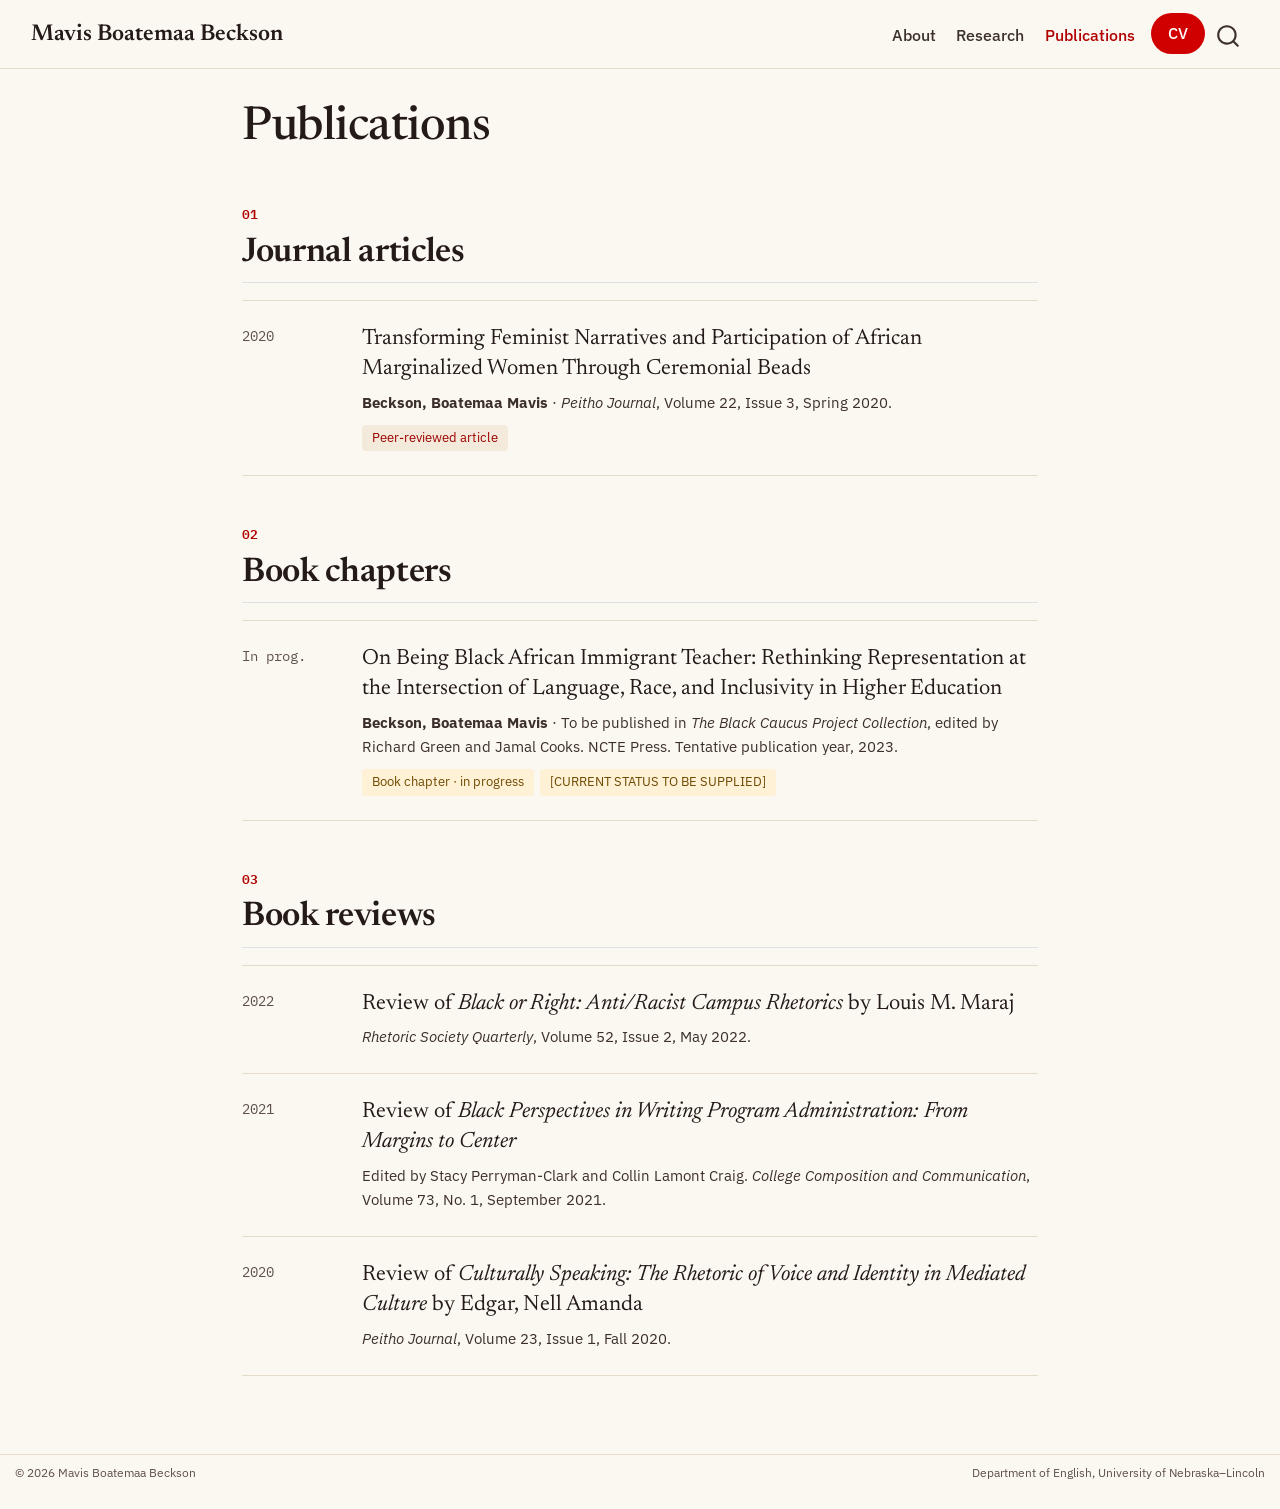
<file: docs/publications.html>
<!DOCTYPE html>
<html xmlns="http://www.w3.org/1999/xhtml" lang="en" xml:lang="en"><head>

<meta charset="utf-8">
<meta name="generator" content="quarto-1.6.42">

<meta name="viewport" content="width=device-width, initial-scale=1.0, user-scalable=yes">


<title>Publications – Mavis Boatemaa Beckson</title>
<style>
code{white-space: pre-wrap;}
span.smallcaps{font-variant: small-caps;}
div.columns{display: flex; gap: min(4vw, 1.5em);}
div.column{flex: auto; overflow-x: auto;}
div.hanging-indent{margin-left: 1.5em; text-indent: -1.5em;}
ul.task-list{list-style: none;}
ul.task-list li input[type="checkbox"] {
  width: 0.8em;
  margin: 0 0.8em 0.2em -1em; /* quarto-specific, see https://github.com/quarto-dev/quarto-cli/issues/4556 */ 
  vertical-align: middle;
}
</style>


<script src="site_libs/quarto-nav/quarto-nav.js"></script>
<script src="site_libs/quarto-nav/headroom.min.js"></script>
<script src="site_libs/clipboard/clipboard.min.js"></script>
<script src="site_libs/quarto-search/autocomplete.umd.js"></script>
<script src="site_libs/quarto-search/fuse.min.js"></script>
<script src="site_libs/quarto-search/quarto-search.js"></script>
<meta name="quarto:offset" content="./">
<script src="site_libs/quarto-html/quarto.js"></script>
<script src="site_libs/quarto-html/popper.min.js"></script>
<script src="site_libs/quarto-html/tippy.umd.min.js"></script>
<script src="site_libs/quarto-html/anchor.min.js"></script>
<link href="site_libs/quarto-html/tippy.css" rel="stylesheet">
<link href="site_libs/quarto-html/quarto-syntax-highlighting-585ee290d8f792829760d01cd7ccc2fa.css" rel="stylesheet" id="quarto-text-highlighting-styles">
<script src="site_libs/bootstrap/bootstrap.min.js"></script>
<link href="site_libs/bootstrap/bootstrap-icons.css" rel="stylesheet">
<link href="site_libs/bootstrap/bootstrap-933f1e8cd4f2f74b2eca51e9b43793e0.min.css" rel="stylesheet" append-hash="true" id="quarto-bootstrap" data-mode="light">
<script id="quarto-search-options" type="application/json">{
  "location": "navbar",
  "copy-button": false,
  "collapse-after": 3,
  "panel-placement": "end",
  "type": "overlay",
  "limit": 50,
  "keyboard-shortcut": [
    "f",
    "/",
    "s"
  ],
  "show-item-context": false,
  "language": {
    "search-no-results-text": "No results",
    "search-matching-documents-text": "matching documents",
    "search-copy-link-title": "Copy link to search",
    "search-hide-matches-text": "Hide additional matches",
    "search-more-match-text": "more match in this document",
    "search-more-matches-text": "more matches in this document",
    "search-clear-button-title": "Clear",
    "search-text-placeholder": "",
    "search-detached-cancel-button-title": "Cancel",
    "search-submit-button-title": "Submit",
    "search-label": "Search"
  }
}</script>
<style>html{ scroll-behavior: smooth; }</style>


</head>

<body class="nav-fixed fullcontent">

<div id="quarto-search-results"></div>
  <header id="quarto-header" class="headroom fixed-top">
    <nav class="navbar navbar-expand-lg " data-bs-theme="dark">
      <div class="navbar-container container-fluid">
      <div class="navbar-brand-container mx-auto">
    <a class="navbar-brand" href="./index.html">
    <span class="navbar-title">Mavis Boatemaa Beckson</span>
    </a>
  </div>
            <div id="quarto-search" class="" title="Search"></div>
          <button class="navbar-toggler" type="button" data-bs-toggle="collapse" data-bs-target="#navbarCollapse" aria-controls="navbarCollapse" role="menu" aria-expanded="false" aria-label="Toggle navigation" onclick="if (window.quartoToggleHeadroom) { window.quartoToggleHeadroom(); }">
  <span class="navbar-toggler-icon"></span>
</button>
          <div class="collapse navbar-collapse" id="navbarCollapse">
            <ul class="navbar-nav navbar-nav-scroll ms-auto">
  <li class="nav-item">
    <a class="nav-link" href="./index.html"> 
<span class="menu-text">About</span></a>
  </li>  
  <li class="nav-item">
    <a class="nav-link" href="./research.html"> 
<span class="menu-text">Research</span></a>
  </li>  
  <li class="nav-item">
    <a class="nav-link active" href="./publications.html" aria-current="page"> 
<span class="menu-text">Publications</span></a>
  </li>  
  <li class="nav-item">
    <a class="nav-link" href="./cv.html"> 
<span class="menu-text">CV</span></a>
  </li>  
</ul>
          </div> <!-- /navcollapse -->
            <div class="quarto-navbar-tools">
</div>
      </div> <!-- /container-fluid -->
    </nav>
</header>
<!-- content -->
<div id="quarto-content" class="quarto-container page-columns page-rows-contents page-layout-article page-navbar">
<!-- sidebar -->
<!-- margin-sidebar -->
    
<!-- main -->
<main class="content" id="quarto-document-content">

<header id="title-block-header" class="quarto-title-block default">
<div class="quarto-title">
<h1 class="title">Publications</h1>
</div>



<div class="quarto-title-meta">

    
  
    
  </div>
  


</header>


<section id="journal-articles" class="level2">
<h2 class="anchored" data-anchor-id="journal-articles">Journal articles</h2>
<ol class="pubs">
  <li>
    <div class="yr">2020</div>
    <div class="entry">
      <div class="title">Transforming Feminist Narratives and Participation of African Marginalized Women Through Ceremonial Beads</div>
      <div class="meta"><strong>Beckson, Boatemaa Mavis</strong> · <em>Peitho Journal</em>, Volume 22, Issue 3, Spring 2020.</div>
      <div><span class="tag t-article">Peer-reviewed article</span></div>
    </div>
  </li>
</ol>
</section>
<section id="book-chapters" class="level2">
<h2 class="anchored" data-anchor-id="book-chapters">Book chapters</h2>
<ol class="pubs">
  <li>
    <div class="yr">In prog.</div>
    <div class="entry">
      <div class="title">On Being Black African Immigrant Teacher: Rethinking Representation at the Intersection of Language, Race, and Inclusivity in Higher Education</div>
      <div class="meta"><strong>Beckson, Boatemaa Mavis</strong> · To be published in <em>The Black Caucus Project Collection</em>, edited by Richard Green and Jamal Cooks. NCTE Press. Tentative publication year, 2023.</div>
      <div><span class="tag t-prog">Book chapter · in progress</span><span class="tag t-prog">[CURRENT STATUS TO BE SUPPLIED]</span></div>
    </div>
  </li>
</ol>
</section>
<section id="book-reviews" class="level2">
<h2 class="anchored" data-anchor-id="book-reviews">Book reviews</h2>
<ol class="pubs">
  <li>
    <div class="yr">2022</div>
    <div class="entry">
      <div class="title">Review of <em>Black or Right: Anti/Racist Campus Rhetorics</em> by Louis M. Maraj</div>
      <div class="meta"><em>Rhetoric Society Quarterly</em>, Volume 52, Issue 2, May 2022.</div>
    </div>
  </li>
  <li>
    <div class="yr">2021</div>
    <div class="entry">
      <div class="title">Review of <em>Black Perspectives in Writing Program Administration: From Margins to Center</em></div>
      <div class="meta">Edited by Stacy Perryman-Clark and Collin Lamont Craig. <em>College Composition and Communication</em>, Volume 73, No. 1, September 2021.</div>
    </div>
  </li>
  <li>
    <div class="yr">2020</div>
    <div class="entry">
      <div class="title">Review of <em>Culturally Speaking: The Rhetoric of Voice and Identity in Mediated Culture</em> by Edgar, Nell Amanda</div>
      <div class="meta"><em>Peitho Journal</em>, Volume 23, Issue 1, Fall 2020.</div>
    </div>
  </li>
</ol>


</section>

</main> <!-- /main -->
<script id="quarto-html-after-body" type="application/javascript">
window.document.addEventListener("DOMContentLoaded", function (event) {
  const toggleBodyColorMode = (bsSheetEl) => {
    const mode = bsSheetEl.getAttribute("data-mode");
    const bodyEl = window.document.querySelector("body");
    if (mode === "dark") {
      bodyEl.classList.add("quarto-dark");
      bodyEl.classList.remove("quarto-light");
    } else {
      bodyEl.classList.add("quarto-light");
      bodyEl.classList.remove("quarto-dark");
    }
  }
  const toggleBodyColorPrimary = () => {
    const bsSheetEl = window.document.querySelector("link#quarto-bootstrap");
    if (bsSheetEl) {
      toggleBodyColorMode(bsSheetEl);
    }
  }
  toggleBodyColorPrimary();  
  const icon = "";
  const anchorJS = new window.AnchorJS();
  anchorJS.options = {
    placement: 'right',
    icon: icon
  };
  anchorJS.add('.anchored');
  const isCodeAnnotation = (el) => {
    for (const clz of el.classList) {
      if (clz.startsWith('code-annotation-')) {                     
        return true;
      }
    }
    return false;
  }
  const onCopySuccess = function(e) {
    // button target
    const button = e.trigger;
    // don't keep focus
    button.blur();
    // flash "checked"
    button.classList.add('code-copy-button-checked');
    var currentTitle = button.getAttribute("title");
    button.setAttribute("title", "Copied!");
    let tooltip;
    if (window.bootstrap) {
      button.setAttribute("data-bs-toggle", "tooltip");
      button.setAttribute("data-bs-placement", "left");
      button.setAttribute("data-bs-title", "Copied!");
      tooltip = new bootstrap.Tooltip(button, 
        { trigger: "manual", 
          customClass: "code-copy-button-tooltip",
          offset: [0, -8]});
      tooltip.show();    
    }
    setTimeout(function() {
      if (tooltip) {
        tooltip.hide();
        button.removeAttribute("data-bs-title");
        button.removeAttribute("data-bs-toggle");
        button.removeAttribute("data-bs-placement");
      }
      button.setAttribute("title", currentTitle);
      button.classList.remove('code-copy-button-checked');
    }, 1000);
    // clear code selection
    e.clearSelection();
  }
  const getTextToCopy = function(trigger) {
      const codeEl = trigger.previousElementSibling.cloneNode(true);
      for (const childEl of codeEl.children) {
        if (isCodeAnnotation(childEl)) {
          childEl.remove();
        }
      }
      return codeEl.innerText;
  }
  const clipboard = new window.ClipboardJS('.code-copy-button:not([data-in-quarto-modal])', {
    text: getTextToCopy
  });
  clipboard.on('success', onCopySuccess);
  if (window.document.getElementById('quarto-embedded-source-code-modal')) {
    const clipboardModal = new window.ClipboardJS('.code-copy-button[data-in-quarto-modal]', {
      text: getTextToCopy,
      container: window.document.getElementById('quarto-embedded-source-code-modal')
    });
    clipboardModal.on('success', onCopySuccess);
  }
    var localhostRegex = new RegExp(/^(?:http|https):\/\/localhost\:?[0-9]*\//);
    var mailtoRegex = new RegExp(/^mailto:/);
      var filterRegex = new RegExp("https:\/\/mbeckson2\.github\.io\/");
    var isInternal = (href) => {
        return filterRegex.test(href) || localhostRegex.test(href) || mailtoRegex.test(href);
    }
    // Inspect non-navigation links and adorn them if external
 	var links = window.document.querySelectorAll('a[href]:not(.nav-link):not(.navbar-brand):not(.toc-action):not(.sidebar-link):not(.sidebar-item-toggle):not(.pagination-link):not(.no-external):not([aria-hidden]):not(.dropdown-item):not(.quarto-navigation-tool):not(.about-link)');
    for (var i=0; i<links.length; i++) {
      const link = links[i];
      if (!isInternal(link.href)) {
        // undo the damage that might have been done by quarto-nav.js in the case of
        // links that we want to consider external
        if (link.dataset.originalHref !== undefined) {
          link.href = link.dataset.originalHref;
        }
          // target, if specified
          link.setAttribute("target", "_blank");
          if (link.getAttribute("rel") === null) {
            link.setAttribute("rel", "noopener");
          }
      }
    }
  function tippyHover(el, contentFn, onTriggerFn, onUntriggerFn) {
    const config = {
      allowHTML: true,
      maxWidth: 500,
      delay: 100,
      arrow: false,
      appendTo: function(el) {
          return el.parentElement;
      },
      interactive: true,
      interactiveBorder: 10,
      theme: 'quarto',
      placement: 'bottom-start',
    };
    if (contentFn) {
      config.content = contentFn;
    }
    if (onTriggerFn) {
      config.onTrigger = onTriggerFn;
    }
    if (onUntriggerFn) {
      config.onUntrigger = onUntriggerFn;
    }
    window.tippy(el, config); 
  }
  const noterefs = window.document.querySelectorAll('a[role="doc-noteref"]');
  for (var i=0; i<noterefs.length; i++) {
    const ref = noterefs[i];
    tippyHover(ref, function() {
      // use id or data attribute instead here
      let href = ref.getAttribute('data-footnote-href') || ref.getAttribute('href');
      try { href = new URL(href).hash; } catch {}
      const id = href.replace(/^#\/?/, "");
      const note = window.document.getElementById(id);
      if (note) {
        return note.innerHTML;
      } else {
        return "";
      }
    });
  }
  const xrefs = window.document.querySelectorAll('a.quarto-xref');
  const processXRef = (id, note) => {
    // Strip column container classes
    const stripColumnClz = (el) => {
      el.classList.remove("page-full", "page-columns");
      if (el.children) {
        for (const child of el.children) {
          stripColumnClz(child);
        }
      }
    }
    stripColumnClz(note)
    if (id === null || id.startsWith('sec-')) {
      // Special case sections, only their first couple elements
      const container = document.createElement("div");
      if (note.children && note.children.length > 2) {
        container.appendChild(note.children[0].cloneNode(true));
        for (let i = 1; i < note.children.length; i++) {
          const child = note.children[i];
          if (child.tagName === "P" && child.innerText === "") {
            continue;
          } else {
            container.appendChild(child.cloneNode(true));
            break;
          }
        }
        if (window.Quarto?.typesetMath) {
          window.Quarto.typesetMath(container);
        }
        return container.innerHTML
      } else {
        if (window.Quarto?.typesetMath) {
          window.Quarto.typesetMath(note);
        }
        return note.innerHTML;
      }
    } else {
      // Remove any anchor links if they are present
      const anchorLink = note.querySelector('a.anchorjs-link');
      if (anchorLink) {
        anchorLink.remove();
      }
      if (window.Quarto?.typesetMath) {
        window.Quarto.typesetMath(note);
      }
      if (note.classList.contains("callout")) {
        return note.outerHTML;
      } else {
        return note.innerHTML;
      }
    }
  }
  for (var i=0; i<xrefs.length; i++) {
    const xref = xrefs[i];
    tippyHover(xref, undefined, function(instance) {
      instance.disable();
      let url = xref.getAttribute('href');
      let hash = undefined; 
      if (url.startsWith('#')) {
        hash = url;
      } else {
        try { hash = new URL(url).hash; } catch {}
      }
      if (hash) {
        const id = hash.replace(/^#\/?/, "");
        const note = window.document.getElementById(id);
        if (note !== null) {
          try {
            const html = processXRef(id, note.cloneNode(true));
            instance.setContent(html);
          } finally {
            instance.enable();
            instance.show();
          }
        } else {
          // See if we can fetch this
          fetch(url.split('#')[0])
          .then(res => res.text())
          .then(html => {
            const parser = new DOMParser();
            const htmlDoc = parser.parseFromString(html, "text/html");
            const note = htmlDoc.getElementById(id);
            if (note !== null) {
              const html = processXRef(id, note);
              instance.setContent(html);
            } 
          }).finally(() => {
            instance.enable();
            instance.show();
          });
        }
      } else {
        // See if we can fetch a full url (with no hash to target)
        // This is a special case and we should probably do some content thinning / targeting
        fetch(url)
        .then(res => res.text())
        .then(html => {
          const parser = new DOMParser();
          const htmlDoc = parser.parseFromString(html, "text/html");
          const note = htmlDoc.querySelector('main.content');
          if (note !== null) {
            // This should only happen for chapter cross references
            // (since there is no id in the URL)
            // remove the first header
            if (note.children.length > 0 && note.children[0].tagName === "HEADER") {
              note.children[0].remove();
            }
            const html = processXRef(null, note);
            instance.setContent(html);
          } 
        }).finally(() => {
          instance.enable();
          instance.show();
        });
      }
    }, function(instance) {
    });
  }
      let selectedAnnoteEl;
      const selectorForAnnotation = ( cell, annotation) => {
        let cellAttr = 'data-code-cell="' + cell + '"';
        let lineAttr = 'data-code-annotation="' +  annotation + '"';
        const selector = 'span[' + cellAttr + '][' + lineAttr + ']';
        return selector;
      }
      const selectCodeLines = (annoteEl) => {
        const doc = window.document;
        const targetCell = annoteEl.getAttribute("data-target-cell");
        const targetAnnotation = annoteEl.getAttribute("data-target-annotation");
        const annoteSpan = window.document.querySelector(selectorForAnnotation(targetCell, targetAnnotation));
        const lines = annoteSpan.getAttribute("data-code-lines").split(",");
        const lineIds = lines.map((line) => {
          return targetCell + "-" + line;
        })
        let top = null;
        let height = null;
        let parent = null;
        if (lineIds.length > 0) {
            //compute the position of the single el (top and bottom and make a div)
            const el = window.document.getElementById(lineIds[0]);
            top = el.offsetTop;
            height = el.offsetHeight;
            parent = el.parentElement.parentElement;
          if (lineIds.length > 1) {
            const lastEl = window.document.getElementById(lineIds[lineIds.length - 1]);
            const bottom = lastEl.offsetTop + lastEl.offsetHeight;
            height = bottom - top;
          }
          if (top !== null && height !== null && parent !== null) {
            // cook up a div (if necessary) and position it 
            let div = window.document.getElementById("code-annotation-line-highlight");
            if (div === null) {
              div = window.document.createElement("div");
              div.setAttribute("id", "code-annotation-line-highlight");
              div.style.position = 'absolute';
              parent.appendChild(div);
            }
            div.style.top = top - 2 + "px";
            div.style.height = height + 4 + "px";
            div.style.left = 0;
            let gutterDiv = window.document.getElementById("code-annotation-line-highlight-gutter");
            if (gutterDiv === null) {
              gutterDiv = window.document.createElement("div");
              gutterDiv.setAttribute("id", "code-annotation-line-highlight-gutter");
              gutterDiv.style.position = 'absolute';
              const codeCell = window.document.getElementById(targetCell);
              const gutter = codeCell.querySelector('.code-annotation-gutter');
              gutter.appendChild(gutterDiv);
            }
            gutterDiv.style.top = top - 2 + "px";
            gutterDiv.style.height = height + 4 + "px";
          }
          selectedAnnoteEl = annoteEl;
        }
      };
      const unselectCodeLines = () => {
        const elementsIds = ["code-annotation-line-highlight", "code-annotation-line-highlight-gutter"];
        elementsIds.forEach((elId) => {
          const div = window.document.getElementById(elId);
          if (div) {
            div.remove();
          }
        });
        selectedAnnoteEl = undefined;
      };
        // Handle positioning of the toggle
    window.addEventListener(
      "resize",
      throttle(() => {
        elRect = undefined;
        if (selectedAnnoteEl) {
          selectCodeLines(selectedAnnoteEl);
        }
      }, 10)
    );
    function throttle(fn, ms) {
    let throttle = false;
    let timer;
      return (...args) => {
        if(!throttle) { // first call gets through
            fn.apply(this, args);
            throttle = true;
        } else { // all the others get throttled
            if(timer) clearTimeout(timer); // cancel #2
            timer = setTimeout(() => {
              fn.apply(this, args);
              timer = throttle = false;
            }, ms);
        }
      };
    }
      // Attach click handler to the DT
      const annoteDls = window.document.querySelectorAll('dt[data-target-cell]');
      for (const annoteDlNode of annoteDls) {
        annoteDlNode.addEventListener('click', (event) => {
          const clickedEl = event.target;
          if (clickedEl !== selectedAnnoteEl) {
            unselectCodeLines();
            const activeEl = window.document.querySelector('dt[data-target-cell].code-annotation-active');
            if (activeEl) {
              activeEl.classList.remove('code-annotation-active');
            }
            selectCodeLines(clickedEl);
            clickedEl.classList.add('code-annotation-active');
          } else {
            // Unselect the line
            unselectCodeLines();
            clickedEl.classList.remove('code-annotation-active');
          }
        });
      }
  const findCites = (el) => {
    const parentEl = el.parentElement;
    if (parentEl) {
      const cites = parentEl.dataset.cites;
      if (cites) {
        return {
          el,
          cites: cites.split(' ')
        };
      } else {
        return findCites(el.parentElement)
      }
    } else {
      return undefined;
    }
  };
  var bibliorefs = window.document.querySelectorAll('a[role="doc-biblioref"]');
  for (var i=0; i<bibliorefs.length; i++) {
    const ref = bibliorefs[i];
    const citeInfo = findCites(ref);
    if (citeInfo) {
      tippyHover(citeInfo.el, function() {
        var popup = window.document.createElement('div');
        citeInfo.cites.forEach(function(cite) {
          var citeDiv = window.document.createElement('div');
          citeDiv.classList.add('hanging-indent');
          citeDiv.classList.add('csl-entry');
          var biblioDiv = window.document.getElementById('ref-' + cite);
          if (biblioDiv) {
            citeDiv.innerHTML = biblioDiv.innerHTML;
          }
          popup.appendChild(citeDiv);
        });
        return popup.innerHTML;
      });
    }
  }
});
</script>
</div> <!-- /content -->
<footer class="footer">
  <div class="nav-footer">
    <div class="nav-footer-left">
<p>© 2026 Mavis Boatemaa Beckson</p>
</div>   
    <div class="nav-footer-center">
      &nbsp;
    </div>
    <div class="nav-footer-right">
<p>Department of English, University of Nebraska–Lincoln</p>
</div>
  </div>
</footer>




<script src="site_libs/quarto-html/zenscroll-min.js"></script>
</body></html>
</file>
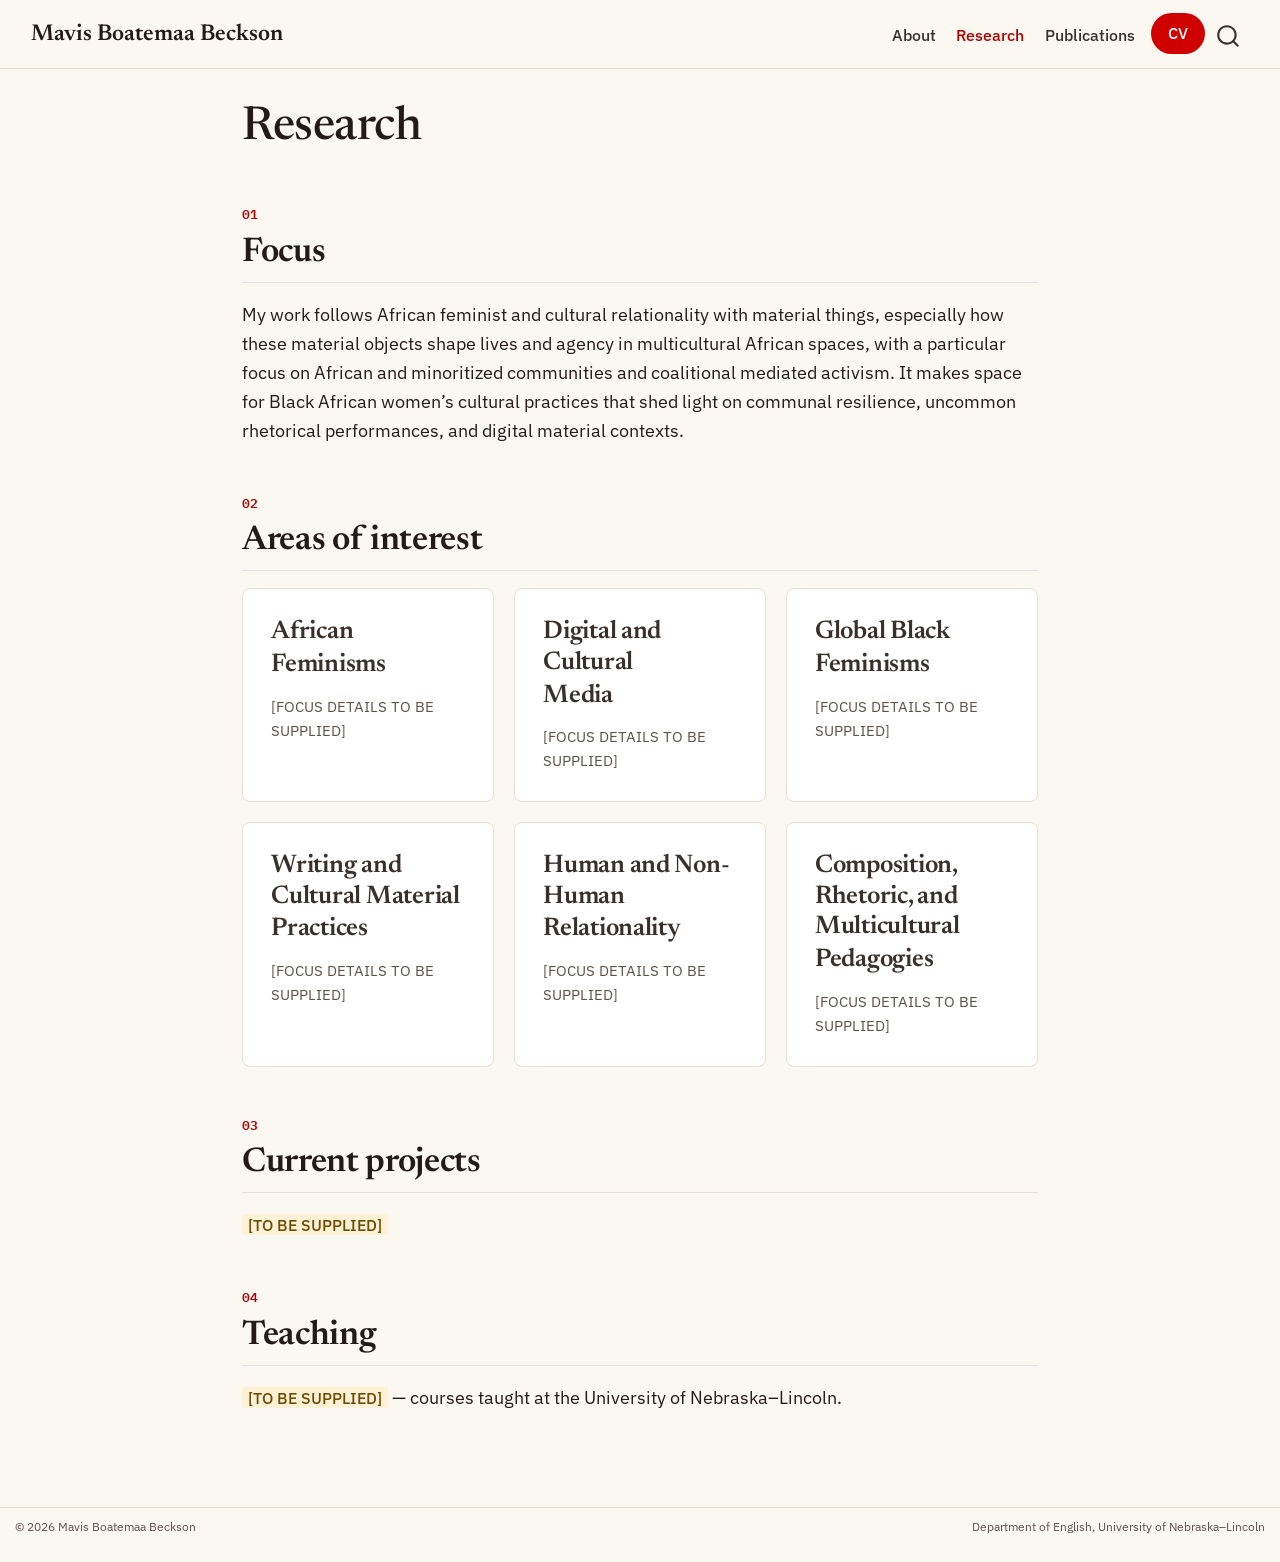
<file: docs/research.html>
<!DOCTYPE html>
<html xmlns="http://www.w3.org/1999/xhtml" lang="en" xml:lang="en"><head>

<meta charset="utf-8">
<meta name="generator" content="quarto-1.6.42">

<meta name="viewport" content="width=device-width, initial-scale=1.0, user-scalable=yes">


<title>Research – Mavis Boatemaa Beckson</title>
<style>
code{white-space: pre-wrap;}
span.smallcaps{font-variant: small-caps;}
div.columns{display: flex; gap: min(4vw, 1.5em);}
div.column{flex: auto; overflow-x: auto;}
div.hanging-indent{margin-left: 1.5em; text-indent: -1.5em;}
ul.task-list{list-style: none;}
ul.task-list li input[type="checkbox"] {
  width: 0.8em;
  margin: 0 0.8em 0.2em -1em; /* quarto-specific, see https://github.com/quarto-dev/quarto-cli/issues/4556 */ 
  vertical-align: middle;
}
</style>


<script src="site_libs/quarto-nav/quarto-nav.js"></script>
<script src="site_libs/quarto-nav/headroom.min.js"></script>
<script src="site_libs/clipboard/clipboard.min.js"></script>
<script src="site_libs/quarto-search/autocomplete.umd.js"></script>
<script src="site_libs/quarto-search/fuse.min.js"></script>
<script src="site_libs/quarto-search/quarto-search.js"></script>
<meta name="quarto:offset" content="./">
<script src="site_libs/quarto-html/quarto.js"></script>
<script src="site_libs/quarto-html/popper.min.js"></script>
<script src="site_libs/quarto-html/tippy.umd.min.js"></script>
<script src="site_libs/quarto-html/anchor.min.js"></script>
<link href="site_libs/quarto-html/tippy.css" rel="stylesheet">
<link href="site_libs/quarto-html/quarto-syntax-highlighting-585ee290d8f792829760d01cd7ccc2fa.css" rel="stylesheet" id="quarto-text-highlighting-styles">
<script src="site_libs/bootstrap/bootstrap.min.js"></script>
<link href="site_libs/bootstrap/bootstrap-icons.css" rel="stylesheet">
<link href="site_libs/bootstrap/bootstrap-933f1e8cd4f2f74b2eca51e9b43793e0.min.css" rel="stylesheet" append-hash="true" id="quarto-bootstrap" data-mode="light">
<script id="quarto-search-options" type="application/json">{
  "location": "navbar",
  "copy-button": false,
  "collapse-after": 3,
  "panel-placement": "end",
  "type": "overlay",
  "limit": 50,
  "keyboard-shortcut": [
    "f",
    "/",
    "s"
  ],
  "show-item-context": false,
  "language": {
    "search-no-results-text": "No results",
    "search-matching-documents-text": "matching documents",
    "search-copy-link-title": "Copy link to search",
    "search-hide-matches-text": "Hide additional matches",
    "search-more-match-text": "more match in this document",
    "search-more-matches-text": "more matches in this document",
    "search-clear-button-title": "Clear",
    "search-text-placeholder": "",
    "search-detached-cancel-button-title": "Cancel",
    "search-submit-button-title": "Submit",
    "search-label": "Search"
  }
}</script>
<style>html{ scroll-behavior: smooth; }</style>


</head>

<body class="nav-fixed fullcontent">

<div id="quarto-search-results"></div>
  <header id="quarto-header" class="headroom fixed-top">
    <nav class="navbar navbar-expand-lg " data-bs-theme="dark">
      <div class="navbar-container container-fluid">
      <div class="navbar-brand-container mx-auto">
    <a class="navbar-brand" href="./index.html">
    <span class="navbar-title">Mavis Boatemaa Beckson</span>
    </a>
  </div>
            <div id="quarto-search" class="" title="Search"></div>
          <button class="navbar-toggler" type="button" data-bs-toggle="collapse" data-bs-target="#navbarCollapse" aria-controls="navbarCollapse" role="menu" aria-expanded="false" aria-label="Toggle navigation" onclick="if (window.quartoToggleHeadroom) { window.quartoToggleHeadroom(); }">
  <span class="navbar-toggler-icon"></span>
</button>
          <div class="collapse navbar-collapse" id="navbarCollapse">
            <ul class="navbar-nav navbar-nav-scroll ms-auto">
  <li class="nav-item">
    <a class="nav-link" href="./index.html"> 
<span class="menu-text">About</span></a>
  </li>  
  <li class="nav-item">
    <a class="nav-link active" href="./research.html" aria-current="page"> 
<span class="menu-text">Research</span></a>
  </li>  
  <li class="nav-item">
    <a class="nav-link" href="./publications.html"> 
<span class="menu-text">Publications</span></a>
  </li>  
  <li class="nav-item">
    <a class="nav-link" href="./cv.html"> 
<span class="menu-text">CV</span></a>
  </li>  
</ul>
          </div> <!-- /navcollapse -->
            <div class="quarto-navbar-tools">
</div>
      </div> <!-- /container-fluid -->
    </nav>
</header>
<!-- content -->
<div id="quarto-content" class="quarto-container page-columns page-rows-contents page-layout-article page-navbar">
<!-- sidebar -->
<!-- margin-sidebar -->
    
<!-- main -->
<main class="content" id="quarto-document-content">

<header id="title-block-header" class="quarto-title-block default">
<div class="quarto-title">
<h1 class="title">Research</h1>
</div>



<div class="quarto-title-meta">

    
  
    
  </div>
  


</header>


<section id="focus" class="level2">
<h2 class="anchored" data-anchor-id="focus">Focus</h2>
<p>My work follows African feminist and cultural relationality with material things, especially how these material objects shape lives and agency in multicultural African spaces, with a particular focus on African and minoritized communities and coalitional mediated activism. It makes space for Black African women’s cultural practices that shed light on communal resilience, uncommon rhetorical performances, and digital material contexts.</p>
</section>
<section id="areas-of-interest" class="level2">
<h2 class="anchored" data-anchor-id="areas-of-interest">Areas of interest</h2>
<div class="cards">
  <div class="card-i"><h3 class="anchored">African Feminisms</h3><p>[FOCUS DETAILS TO BE SUPPLIED]</p></div>
  <div class="card-i"><h3 class="anchored">Digital and Cultural Media</h3><p>[FOCUS DETAILS TO BE SUPPLIED]</p></div>
  <div class="card-i"><h3 class="anchored">Global Black Feminisms</h3><p>[FOCUS DETAILS TO BE SUPPLIED]</p></div>
  <div class="card-i"><h3 class="anchored">Writing and Cultural Material Practices</h3><p>[FOCUS DETAILS TO BE SUPPLIED]</p></div>
  <div class="card-i"><h3 class="anchored">Human and Non-Human Relationality</h3><p>[FOCUS DETAILS TO BE SUPPLIED]</p></div>
  <div class="card-i"><h3 class="anchored">Composition, Rhetoric, and Multicultural Pedagogies</h3><p>[FOCUS DETAILS TO BE SUPPLIED]</p></div>
</div>
</section>
<section id="current-projects" class="level2">
<h2 class="anchored" data-anchor-id="current-projects">Current projects</h2>
<p><span class="todo">[TO BE SUPPLIED]</span></p>
</section>
<section id="teaching" class="level2">
<h2 class="anchored" data-anchor-id="teaching">Teaching</h2>
<p><span class="todo">[TO BE SUPPLIED]</span> — courses taught at the University of Nebraska–Lincoln.</p>


</section>

</main> <!-- /main -->
<script id="quarto-html-after-body" type="application/javascript">
window.document.addEventListener("DOMContentLoaded", function (event) {
  const toggleBodyColorMode = (bsSheetEl) => {
    const mode = bsSheetEl.getAttribute("data-mode");
    const bodyEl = window.document.querySelector("body");
    if (mode === "dark") {
      bodyEl.classList.add("quarto-dark");
      bodyEl.classList.remove("quarto-light");
    } else {
      bodyEl.classList.add("quarto-light");
      bodyEl.classList.remove("quarto-dark");
    }
  }
  const toggleBodyColorPrimary = () => {
    const bsSheetEl = window.document.querySelector("link#quarto-bootstrap");
    if (bsSheetEl) {
      toggleBodyColorMode(bsSheetEl);
    }
  }
  toggleBodyColorPrimary();  
  const icon = "";
  const anchorJS = new window.AnchorJS();
  anchorJS.options = {
    placement: 'right',
    icon: icon
  };
  anchorJS.add('.anchored');
  const isCodeAnnotation = (el) => {
    for (const clz of el.classList) {
      if (clz.startsWith('code-annotation-')) {                     
        return true;
      }
    }
    return false;
  }
  const onCopySuccess = function(e) {
    // button target
    const button = e.trigger;
    // don't keep focus
    button.blur();
    // flash "checked"
    button.classList.add('code-copy-button-checked');
    var currentTitle = button.getAttribute("title");
    button.setAttribute("title", "Copied!");
    let tooltip;
    if (window.bootstrap) {
      button.setAttribute("data-bs-toggle", "tooltip");
      button.setAttribute("data-bs-placement", "left");
      button.setAttribute("data-bs-title", "Copied!");
      tooltip = new bootstrap.Tooltip(button, 
        { trigger: "manual", 
          customClass: "code-copy-button-tooltip",
          offset: [0, -8]});
      tooltip.show();    
    }
    setTimeout(function() {
      if (tooltip) {
        tooltip.hide();
        button.removeAttribute("data-bs-title");
        button.removeAttribute("data-bs-toggle");
        button.removeAttribute("data-bs-placement");
      }
      button.setAttribute("title", currentTitle);
      button.classList.remove('code-copy-button-checked');
    }, 1000);
    // clear code selection
    e.clearSelection();
  }
  const getTextToCopy = function(trigger) {
      const codeEl = trigger.previousElementSibling.cloneNode(true);
      for (const childEl of codeEl.children) {
        if (isCodeAnnotation(childEl)) {
          childEl.remove();
        }
      }
      return codeEl.innerText;
  }
  const clipboard = new window.ClipboardJS('.code-copy-button:not([data-in-quarto-modal])', {
    text: getTextToCopy
  });
  clipboard.on('success', onCopySuccess);
  if (window.document.getElementById('quarto-embedded-source-code-modal')) {
    const clipboardModal = new window.ClipboardJS('.code-copy-button[data-in-quarto-modal]', {
      text: getTextToCopy,
      container: window.document.getElementById('quarto-embedded-source-code-modal')
    });
    clipboardModal.on('success', onCopySuccess);
  }
    var localhostRegex = new RegExp(/^(?:http|https):\/\/localhost\:?[0-9]*\//);
    var mailtoRegex = new RegExp(/^mailto:/);
      var filterRegex = new RegExp("https:\/\/mbeckson2\.github\.io\/");
    var isInternal = (href) => {
        return filterRegex.test(href) || localhostRegex.test(href) || mailtoRegex.test(href);
    }
    // Inspect non-navigation links and adorn them if external
 	var links = window.document.querySelectorAll('a[href]:not(.nav-link):not(.navbar-brand):not(.toc-action):not(.sidebar-link):not(.sidebar-item-toggle):not(.pagination-link):not(.no-external):not([aria-hidden]):not(.dropdown-item):not(.quarto-navigation-tool):not(.about-link)');
    for (var i=0; i<links.length; i++) {
      const link = links[i];
      if (!isInternal(link.href)) {
        // undo the damage that might have been done by quarto-nav.js in the case of
        // links that we want to consider external
        if (link.dataset.originalHref !== undefined) {
          link.href = link.dataset.originalHref;
        }
          // target, if specified
          link.setAttribute("target", "_blank");
          if (link.getAttribute("rel") === null) {
            link.setAttribute("rel", "noopener");
          }
      }
    }
  function tippyHover(el, contentFn, onTriggerFn, onUntriggerFn) {
    const config = {
      allowHTML: true,
      maxWidth: 500,
      delay: 100,
      arrow: false,
      appendTo: function(el) {
          return el.parentElement;
      },
      interactive: true,
      interactiveBorder: 10,
      theme: 'quarto',
      placement: 'bottom-start',
    };
    if (contentFn) {
      config.content = contentFn;
    }
    if (onTriggerFn) {
      config.onTrigger = onTriggerFn;
    }
    if (onUntriggerFn) {
      config.onUntrigger = onUntriggerFn;
    }
    window.tippy(el, config); 
  }
  const noterefs = window.document.querySelectorAll('a[role="doc-noteref"]');
  for (var i=0; i<noterefs.length; i++) {
    const ref = noterefs[i];
    tippyHover(ref, function() {
      // use id or data attribute instead here
      let href = ref.getAttribute('data-footnote-href') || ref.getAttribute('href');
      try { href = new URL(href).hash; } catch {}
      const id = href.replace(/^#\/?/, "");
      const note = window.document.getElementById(id);
      if (note) {
        return note.innerHTML;
      } else {
        return "";
      }
    });
  }
  const xrefs = window.document.querySelectorAll('a.quarto-xref');
  const processXRef = (id, note) => {
    // Strip column container classes
    const stripColumnClz = (el) => {
      el.classList.remove("page-full", "page-columns");
      if (el.children) {
        for (const child of el.children) {
          stripColumnClz(child);
        }
      }
    }
    stripColumnClz(note)
    if (id === null || id.startsWith('sec-')) {
      // Special case sections, only their first couple elements
      const container = document.createElement("div");
      if (note.children && note.children.length > 2) {
        container.appendChild(note.children[0].cloneNode(true));
        for (let i = 1; i < note.children.length; i++) {
          const child = note.children[i];
          if (child.tagName === "P" && child.innerText === "") {
            continue;
          } else {
            container.appendChild(child.cloneNode(true));
            break;
          }
        }
        if (window.Quarto?.typesetMath) {
          window.Quarto.typesetMath(container);
        }
        return container.innerHTML
      } else {
        if (window.Quarto?.typesetMath) {
          window.Quarto.typesetMath(note);
        }
        return note.innerHTML;
      }
    } else {
      // Remove any anchor links if they are present
      const anchorLink = note.querySelector('a.anchorjs-link');
      if (anchorLink) {
        anchorLink.remove();
      }
      if (window.Quarto?.typesetMath) {
        window.Quarto.typesetMath(note);
      }
      if (note.classList.contains("callout")) {
        return note.outerHTML;
      } else {
        return note.innerHTML;
      }
    }
  }
  for (var i=0; i<xrefs.length; i++) {
    const xref = xrefs[i];
    tippyHover(xref, undefined, function(instance) {
      instance.disable();
      let url = xref.getAttribute('href');
      let hash = undefined; 
      if (url.startsWith('#')) {
        hash = url;
      } else {
        try { hash = new URL(url).hash; } catch {}
      }
      if (hash) {
        const id = hash.replace(/^#\/?/, "");
        const note = window.document.getElementById(id);
        if (note !== null) {
          try {
            const html = processXRef(id, note.cloneNode(true));
            instance.setContent(html);
          } finally {
            instance.enable();
            instance.show();
          }
        } else {
          // See if we can fetch this
          fetch(url.split('#')[0])
          .then(res => res.text())
          .then(html => {
            const parser = new DOMParser();
            const htmlDoc = parser.parseFromString(html, "text/html");
            const note = htmlDoc.getElementById(id);
            if (note !== null) {
              const html = processXRef(id, note);
              instance.setContent(html);
            } 
          }).finally(() => {
            instance.enable();
            instance.show();
          });
        }
      } else {
        // See if we can fetch a full url (with no hash to target)
        // This is a special case and we should probably do some content thinning / targeting
        fetch(url)
        .then(res => res.text())
        .then(html => {
          const parser = new DOMParser();
          const htmlDoc = parser.parseFromString(html, "text/html");
          const note = htmlDoc.querySelector('main.content');
          if (note !== null) {
            // This should only happen for chapter cross references
            // (since there is no id in the URL)
            // remove the first header
            if (note.children.length > 0 && note.children[0].tagName === "HEADER") {
              note.children[0].remove();
            }
            const html = processXRef(null, note);
            instance.setContent(html);
          } 
        }).finally(() => {
          instance.enable();
          instance.show();
        });
      }
    }, function(instance) {
    });
  }
      let selectedAnnoteEl;
      const selectorForAnnotation = ( cell, annotation) => {
        let cellAttr = 'data-code-cell="' + cell + '"';
        let lineAttr = 'data-code-annotation="' +  annotation + '"';
        const selector = 'span[' + cellAttr + '][' + lineAttr + ']';
        return selector;
      }
      const selectCodeLines = (annoteEl) => {
        const doc = window.document;
        const targetCell = annoteEl.getAttribute("data-target-cell");
        const targetAnnotation = annoteEl.getAttribute("data-target-annotation");
        const annoteSpan = window.document.querySelector(selectorForAnnotation(targetCell, targetAnnotation));
        const lines = annoteSpan.getAttribute("data-code-lines").split(",");
        const lineIds = lines.map((line) => {
          return targetCell + "-" + line;
        })
        let top = null;
        let height = null;
        let parent = null;
        if (lineIds.length > 0) {
            //compute the position of the single el (top and bottom and make a div)
            const el = window.document.getElementById(lineIds[0]);
            top = el.offsetTop;
            height = el.offsetHeight;
            parent = el.parentElement.parentElement;
          if (lineIds.length > 1) {
            const lastEl = window.document.getElementById(lineIds[lineIds.length - 1]);
            const bottom = lastEl.offsetTop + lastEl.offsetHeight;
            height = bottom - top;
          }
          if (top !== null && height !== null && parent !== null) {
            // cook up a div (if necessary) and position it 
            let div = window.document.getElementById("code-annotation-line-highlight");
            if (div === null) {
              div = window.document.createElement("div");
              div.setAttribute("id", "code-annotation-line-highlight");
              div.style.position = 'absolute';
              parent.appendChild(div);
            }
            div.style.top = top - 2 + "px";
            div.style.height = height + 4 + "px";
            div.style.left = 0;
            let gutterDiv = window.document.getElementById("code-annotation-line-highlight-gutter");
            if (gutterDiv === null) {
              gutterDiv = window.document.createElement("div");
              gutterDiv.setAttribute("id", "code-annotation-line-highlight-gutter");
              gutterDiv.style.position = 'absolute';
              const codeCell = window.document.getElementById(targetCell);
              const gutter = codeCell.querySelector('.code-annotation-gutter');
              gutter.appendChild(gutterDiv);
            }
            gutterDiv.style.top = top - 2 + "px";
            gutterDiv.style.height = height + 4 + "px";
          }
          selectedAnnoteEl = annoteEl;
        }
      };
      const unselectCodeLines = () => {
        const elementsIds = ["code-annotation-line-highlight", "code-annotation-line-highlight-gutter"];
        elementsIds.forEach((elId) => {
          const div = window.document.getElementById(elId);
          if (div) {
            div.remove();
          }
        });
        selectedAnnoteEl = undefined;
      };
        // Handle positioning of the toggle
    window.addEventListener(
      "resize",
      throttle(() => {
        elRect = undefined;
        if (selectedAnnoteEl) {
          selectCodeLines(selectedAnnoteEl);
        }
      }, 10)
    );
    function throttle(fn, ms) {
    let throttle = false;
    let timer;
      return (...args) => {
        if(!throttle) { // first call gets through
            fn.apply(this, args);
            throttle = true;
        } else { // all the others get throttled
            if(timer) clearTimeout(timer); // cancel #2
            timer = setTimeout(() => {
              fn.apply(this, args);
              timer = throttle = false;
            }, ms);
        }
      };
    }
      // Attach click handler to the DT
      const annoteDls = window.document.querySelectorAll('dt[data-target-cell]');
      for (const annoteDlNode of annoteDls) {
        annoteDlNode.addEventListener('click', (event) => {
          const clickedEl = event.target;
          if (clickedEl !== selectedAnnoteEl) {
            unselectCodeLines();
            const activeEl = window.document.querySelector('dt[data-target-cell].code-annotation-active');
            if (activeEl) {
              activeEl.classList.remove('code-annotation-active');
            }
            selectCodeLines(clickedEl);
            clickedEl.classList.add('code-annotation-active');
          } else {
            // Unselect the line
            unselectCodeLines();
            clickedEl.classList.remove('code-annotation-active');
          }
        });
      }
  const findCites = (el) => {
    const parentEl = el.parentElement;
    if (parentEl) {
      const cites = parentEl.dataset.cites;
      if (cites) {
        return {
          el,
          cites: cites.split(' ')
        };
      } else {
        return findCites(el.parentElement)
      }
    } else {
      return undefined;
    }
  };
  var bibliorefs = window.document.querySelectorAll('a[role="doc-biblioref"]');
  for (var i=0; i<bibliorefs.length; i++) {
    const ref = bibliorefs[i];
    const citeInfo = findCites(ref);
    if (citeInfo) {
      tippyHover(citeInfo.el, function() {
        var popup = window.document.createElement('div');
        citeInfo.cites.forEach(function(cite) {
          var citeDiv = window.document.createElement('div');
          citeDiv.classList.add('hanging-indent');
          citeDiv.classList.add('csl-entry');
          var biblioDiv = window.document.getElementById('ref-' + cite);
          if (biblioDiv) {
            citeDiv.innerHTML = biblioDiv.innerHTML;
          }
          popup.appendChild(citeDiv);
        });
        return popup.innerHTML;
      });
    }
  }
});
</script>
</div> <!-- /content -->
<footer class="footer">
  <div class="nav-footer">
    <div class="nav-footer-left">
<p>© 2026 Mavis Boatemaa Beckson</p>
</div>   
    <div class="nav-footer-center">
      &nbsp;
    </div>
    <div class="nav-footer-right">
<p>Department of English, University of Nebraska–Lincoln</p>
</div>
  </div>
</footer>




<script src="site_libs/quarto-html/zenscroll-min.js"></script>
</body></html>
</file>
<file: docs/site_libs/quarto-html/tippy.css>
.tippy-box[data-animation=fade][data-state=hidden]{opacity:0}[data-tippy-root]{max-width:calc(100vw - 10px)}.tippy-box{position:relative;background-color:#333;color:#fff;border-radius:4px;font-size:14px;line-height:1.4;white-space:normal;outline:0;transition-property:transform,visibility,opacity}.tippy-box[data-placement^=top]>.tippy-arrow{bottom:0}.tippy-box[data-placement^=top]>.tippy-arrow:before{bottom:-7px;left:0;border-width:8px 8px 0;border-top-color:initial;transform-origin:center top}.tippy-box[data-placement^=bottom]>.tippy-arrow{top:0}.tippy-box[data-placement^=bottom]>.tippy-arrow:before{top:-7px;left:0;border-width:0 8px 8px;border-bottom-color:initial;transform-origin:center bottom}.tippy-box[data-placement^=left]>.tippy-arrow{right:0}.tippy-box[data-placement^=left]>.tippy-arrow:before{border-width:8px 0 8px 8px;border-left-color:initial;right:-7px;transform-origin:center left}.tippy-box[data-placement^=right]>.tippy-arrow{left:0}.tippy-box[data-placement^=right]>.tippy-arrow:before{left:-7px;border-width:8px 8px 8px 0;border-right-color:initial;transform-origin:center right}.tippy-box[data-inertia][data-state=visible]{transition-timing-function:cubic-bezier(.54,1.5,.38,1.11)}.tippy-arrow{width:16px;height:16px;color:#333}.tippy-arrow:before{content:"";position:absolute;border-color:transparent;border-style:solid}.tippy-content{position:relative;padding:5px 9px;z-index:1}
</file>
<file: docs/site_libs/quarto-html/quarto-syntax-highlighting-585ee290d8f792829760d01cd7ccc2fa.css>
/* quarto syntax highlight colors */
:root {
  --quarto-hl-ot-color: #003B4F;
  --quarto-hl-at-color: #657422;
  --quarto-hl-ss-color: #20794D;
  --quarto-hl-an-color: #5E5E5E;
  --quarto-hl-fu-color: #4758AB;
  --quarto-hl-st-color: #20794D;
  --quarto-hl-cf-color: #003B4F;
  --quarto-hl-op-color: #5E5E5E;
  --quarto-hl-er-color: #AD0000;
  --quarto-hl-bn-color: #AD0000;
  --quarto-hl-al-color: #AD0000;
  --quarto-hl-va-color: #111111;
  --quarto-hl-bu-color: inherit;
  --quarto-hl-ex-color: inherit;
  --quarto-hl-pp-color: #AD0000;
  --quarto-hl-in-color: #5E5E5E;
  --quarto-hl-vs-color: #20794D;
  --quarto-hl-wa-color: #5E5E5E;
  --quarto-hl-do-color: #5E5E5E;
  --quarto-hl-im-color: #00769E;
  --quarto-hl-ch-color: #20794D;
  --quarto-hl-dt-color: #AD0000;
  --quarto-hl-fl-color: #AD0000;
  --quarto-hl-co-color: #5E5E5E;
  --quarto-hl-cv-color: #5E5E5E;
  --quarto-hl-cn-color: #8f5902;
  --quarto-hl-sc-color: #5E5E5E;
  --quarto-hl-dv-color: #AD0000;
  --quarto-hl-kw-color: #003B4F;
}

/* other quarto variables */
:root {
  --quarto-font-monospace: "IBM Plex Mono", monospace;
}

pre > code.sourceCode > span {
  color: #003B4F;
}

code span {
  color: #003B4F;
}

code.sourceCode > span {
  color: #003B4F;
}

div.sourceCode,
div.sourceCode pre.sourceCode {
  color: #003B4F;
}

code span.ot {
  color: #003B4F;
  font-style: inherit;
}

code span.at {
  color: #657422;
  font-style: inherit;
}

code span.ss {
  color: #20794D;
  font-style: inherit;
}

code span.an {
  color: #5E5E5E;
  font-style: inherit;
}

code span.fu {
  color: #4758AB;
  font-style: inherit;
}

code span.st {
  color: #20794D;
  font-style: inherit;
}

code span.cf {
  color: #003B4F;
  font-weight: bold;
  font-style: inherit;
}

code span.op {
  color: #5E5E5E;
  font-style: inherit;
}

code span.er {
  color: #AD0000;
  font-style: inherit;
}

code span.bn {
  color: #AD0000;
  font-style: inherit;
}

code span.al {
  color: #AD0000;
  font-style: inherit;
}

code span.va {
  color: #111111;
  font-style: inherit;
}

code span.bu {
  font-style: inherit;
}

code span.ex {
  font-style: inherit;
}

code span.pp {
  color: #AD0000;
  font-style: inherit;
}

code span.in {
  color: #5E5E5E;
  font-style: inherit;
}

code span.vs {
  color: #20794D;
  font-style: inherit;
}

code span.wa {
  color: #5E5E5E;
  font-style: italic;
}

code span.do {
  color: #5E5E5E;
  font-style: italic;
}

code span.im {
  color: #00769E;
  font-style: inherit;
}

code span.ch {
  color: #20794D;
  font-style: inherit;
}

code span.dt {
  color: #AD0000;
  font-style: inherit;
}

code span.fl {
  color: #AD0000;
  font-style: inherit;
}

code span.co {
  color: #5E5E5E;
  font-style: inherit;
}

code span.cv {
  color: #5E5E5E;
  font-style: italic;
}

code span.cn {
  color: #8f5902;
  font-style: inherit;
}

code span.sc {
  color: #5E5E5E;
  font-style: inherit;
}

code span.dv {
  color: #AD0000;
  font-style: inherit;
}

code span.kw {
  color: #003B4F;
  font-weight: bold;
  font-style: inherit;
}

.prevent-inlining {
  content: "</";
}

/*# sourceMappingURL=2258fdbaa60a284bc6cdc59dba0a66d3.css.map */
</file>
